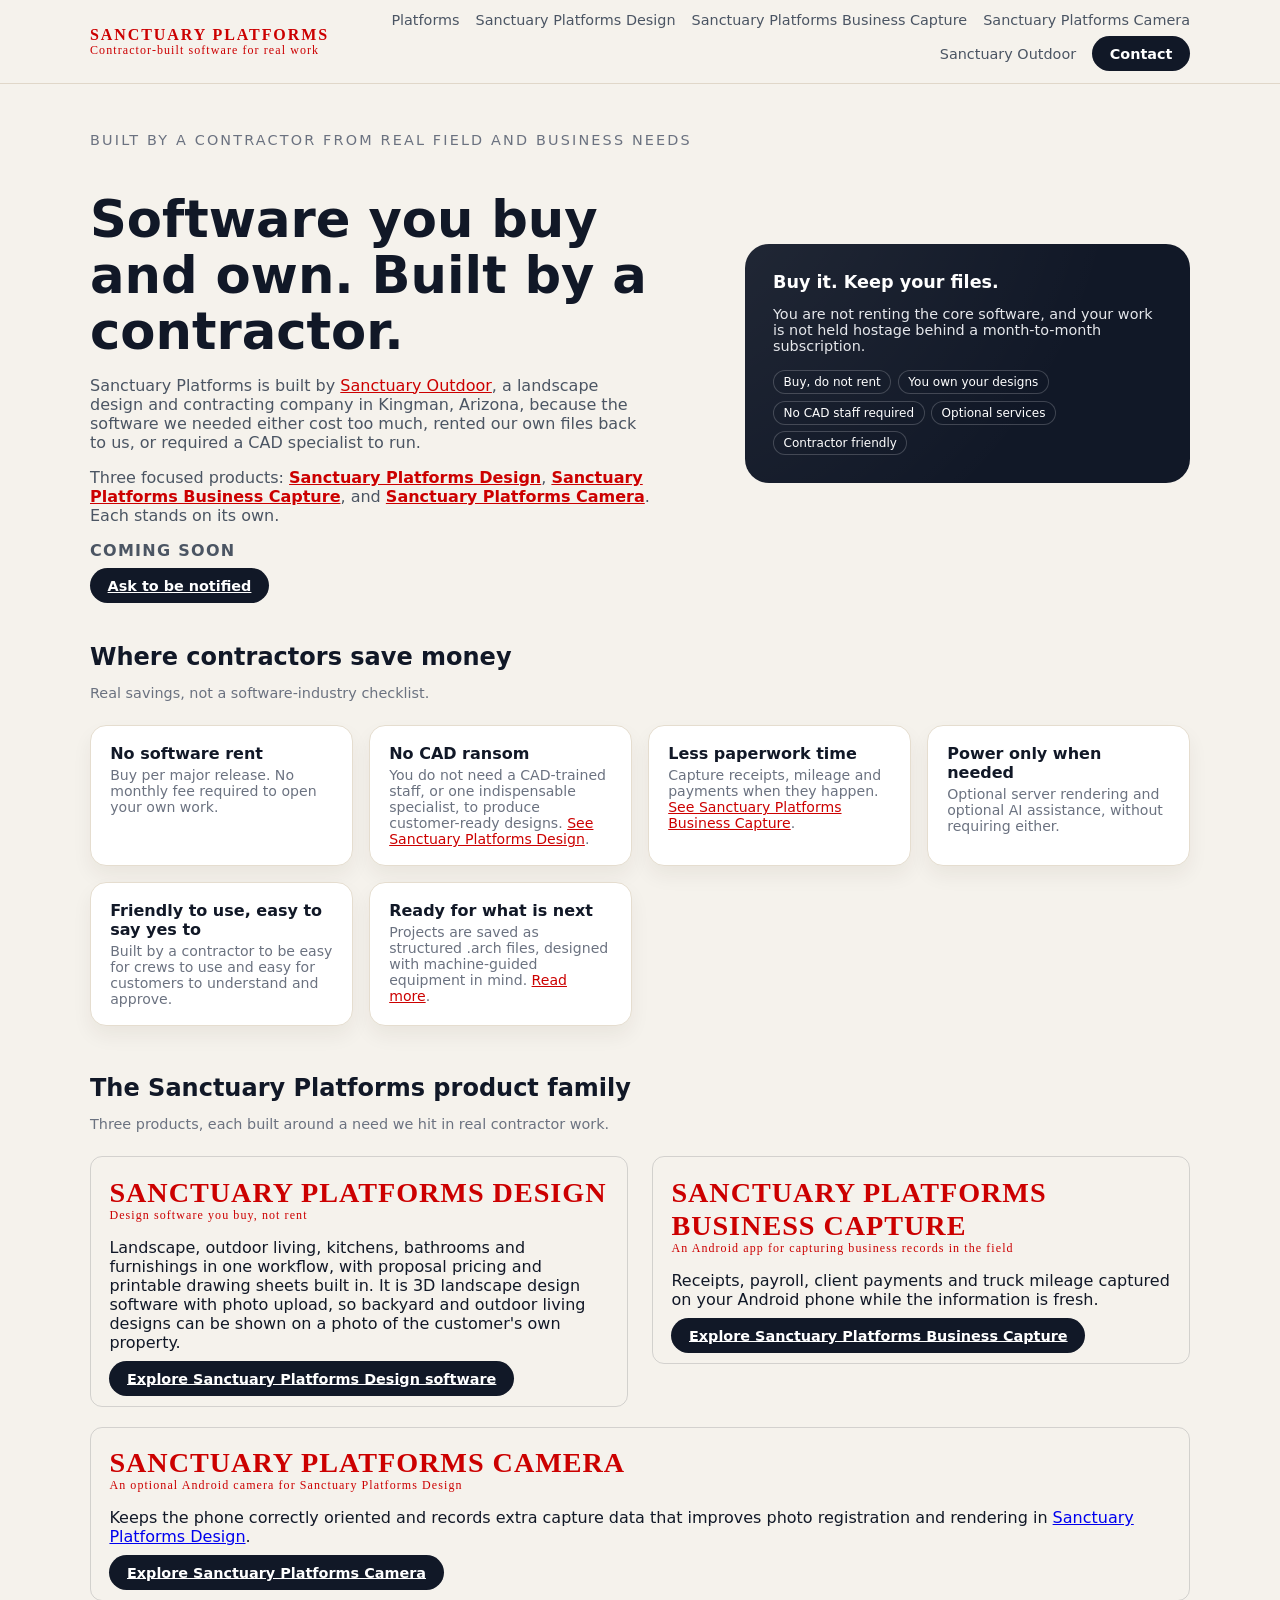
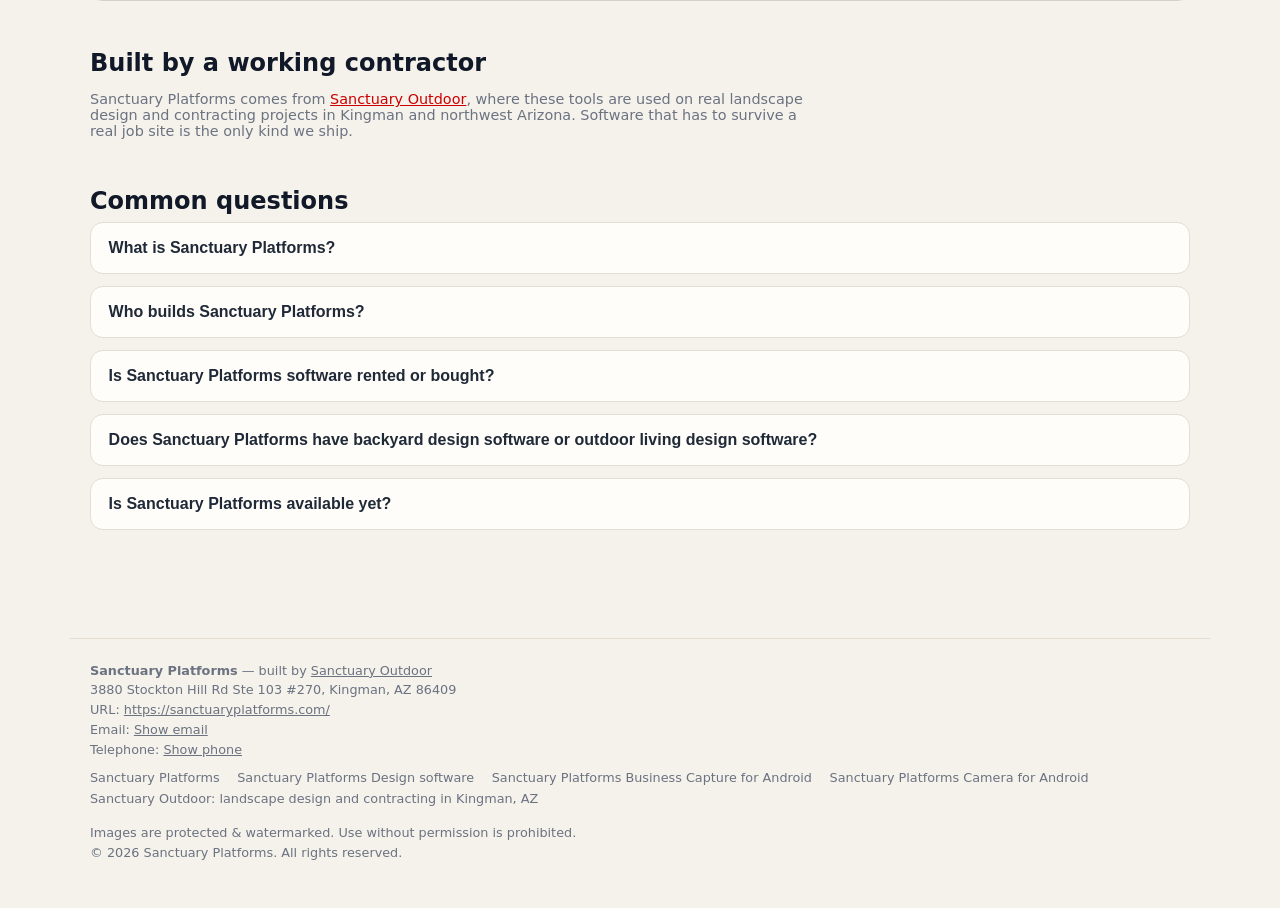
<file: index.html>
<!doctype html>
<html lang="en">
<head>
  <meta charset="utf-8">
  <meta name="viewport" content="width=device-width, initial-scale=1">
  <title>Sanctuary Platforms | 3D Landscape Design Software and Contractor Apps You Own</title>
  <meta name="description" content="Contractor-built 3D landscape design software with photo upload, plus Business Capture and Camera apps. You buy it and own it. Built by Sanctuary Outdoor.">
  <meta name="robots" content="index, follow, max-image-preview:large">
  <link rel="canonical" href="https://sanctuaryplatforms.com/">
  <meta property="og:type" content="website">
  <meta property="og:site_name" content="Sanctuary Platforms">
  <meta property="og:title" content="Sanctuary Platforms | 3D Landscape Design Software and Contractor Apps You Own">
  <meta property="og:description" content="Contractor-built 3D landscape design software with photo upload, plus Business Capture and Camera apps. You buy it and own it. Built by Sanctuary Outdoor.">
  <meta property="og:url" content="https://sanctuaryplatforms.com/">
  <meta name="twitter:card" content="summary_large_image">
  <meta name="twitter:title" content="Sanctuary Platforms | 3D Landscape Design Software and Contractor Apps You Own">
  <meta name="twitter:description" content="Contractor-built 3D landscape design software with photo upload, plus Business Capture and Camera apps. You buy it and own it. Built by Sanctuary Outdoor.">
  <link rel="stylesheet" href="/assets/css/site.css">
  <link rel="stylesheet" href="/assets/css/systems.css">
  <script type="application/ld+json">
{
  "@context": "https://schema.org",
  "@graph": [
    {
      "@type": "Organization",
      "@id": "https://sanctuaryplatforms.com/#organization",
      "name": "Sanctuary Platforms",
      "url": "https://sanctuaryplatforms.com/",
      "address": {
        "@type": "PostalAddress",
        "streetAddress": "3880 Stockton Hill Rd Ste 103 #270",
        "addressLocality": "Kingman",
        "addressRegion": "AZ",
        "postalCode": "86409",
        "addressCountry": "US"
      }
    },
    {
      "@type": "WebSite",
      "@id": "https://sanctuaryplatforms.com/#website",
      "url": "https://sanctuaryplatforms.com/",
      "name": "Sanctuary Platforms",
      "alternateName": "sanctuaryplatforms.com",
      "publisher": {
        "@id": "https://sanctuaryplatforms.com/#organization"
      }
    },
    {
      "@type": "FAQPage",
      "mainEntity": [
        {
          "@type": "Question",
          "name": "What is Sanctuary Platforms?",
          "acceptedAnswer": {
            "@type": "Answer",
            "text": "Sanctuary Platforms is a family of three contractor-built software products: Sanctuary Platforms Design for design, Sanctuary Platforms Business Capture for field business records, and Sanctuary Platforms Camera for site photos. Each stands on its own."
          }
        },
        {
          "@type": "Question",
          "name": "Who builds Sanctuary Platforms?",
          "acceptedAnswer": {
            "@type": "Answer",
            "text": "Sanctuary Outdoor, a landscape design and contracting company in Kingman, Arizona, builds Sanctuary Platforms and uses these tools on real projects."
          }
        },
        {
          "@type": "Question",
          "name": "Is Sanctuary Platforms software rented or bought?",
          "acceptedAnswer": {
            "@type": "Answer",
            "text": "The core software is built to be bought, not rented, so your files are not held behind a monthly subscription. Optional services are optional."
          }
        },
        {
          "@type": "Question",
          "name": "Does Sanctuary Platforms have backyard design software or outdoor living design software?",
          "acceptedAnswer": {
            "@type": "Answer",
            "text": "Yes. Sanctuary Platforms Design is photo landscape design software for backyard and outdoor living projects, with 3D renders, proposal pricing and printable drawing sheets built in. It is coming soon."
          }
        },
        {
          "@type": "Question",
          "name": "Is Sanctuary Platforms available yet?",
          "acceptedAnswer": {
            "@type": "Answer",
            "text": "Sanctuary Platforms is coming soon. Use the contact link to ask to be notified."
          }
        }
      ]
    }
  ]
}
  </script>
</head>
<body>
<a class="skip-link" href="#main">Skip to main content</a>
<header>
  <div class="nav">
    <a class="logo-wrap" href="/" aria-label="Sanctuary Platforms home">
      <div class="logo-main">SANCTUARY PLATFORMS</div>
      <div class="logo-sub">Contractor-built software for real work</div>
    </a>
    <nav aria-label="Primary">
      <a href="/">Platforms</a>
      <a href="/design/">Sanctuary Platforms Design</a>
      <a href="/capture/">Sanctuary Platforms Business Capture</a>
      <a href="/camera/">Sanctuary Platforms Camera</a>
      <a href="https://sanctuaryoutdoor.com/">Sanctuary Outdoor</a>
      <a class="btn-primary cg-mail" href="#" data-e="moc.roodtuOyrautcnaS|miJ" data-subject="Sanctuary Platforms inquiry">Contact</a>
    </nav>
  </div>
</header>
<main id="main">
  <section class="hero">
    <div>
      <div class="hero-highlight">Built by a contractor from real field and business needs</div>
      <h1>Software you buy and own. Built by a contractor.</h1>
      <p>
        Sanctuary Platforms is built by <a href="https://sanctuaryoutdoor.com/">Sanctuary Outdoor</a>, a landscape design
        and contracting company in Kingman, Arizona, because the software we needed either cost too much, rented our own
        files back to us, or required a CAD specialist to run.
      </p>
      <p>
        Three focused products: <a href="/design/"><strong>Sanctuary Platforms Design</strong></a>,
        <a href="/capture/"><strong>Sanctuary Platforms Business Capture</strong></a>, and
        <a href="/camera/"><strong>Sanctuary Platforms Camera</strong></a>. Each stands on its own.
      </p>
      <p class="coming-soon">Coming Soon</p>
      <a class="btn-primary cg-mail" href="#" data-e="moc.roodtuOyrautcnaS|miJ" data-subject="Sanctuary Platforms inquiry">Ask to be notified<span style="position:absolute;width:1px;height:1px;margin:-1px;padding:0;overflow:hidden;clip:rect(0,0,0,0);white-space:nowrap;border:0;"> when Sanctuary Platforms is available</span></a>
    </div>
    <div class="hero-card">
      <h2>Buy it. Keep your files.</h2>
      <p>
        You are not renting the core software, and your work is not held hostage behind a month-to-month subscription.
      </p>
      <div class="chip-row">
        <div class="chip">Buy, do not rent</div>
        <div class="chip">You own your designs</div>
        <div class="chip">No CAD staff required</div>
        <div class="chip">Optional services</div>
        <div class="chip">Contractor friendly</div>
      </div>
    </div>
  </section>

  <section>
    <h2 class="section-title">Where contractors save money</h2>
    <p class="section-subtitle">Real savings, not a software-industry checklist.</p>
    <div class="services-grid">
      <div class="card"><h3>No software rent</h3><p>Buy per major release. No monthly fee required to open your own work.</p></div>
      <div class="card"><h3>No CAD ransom</h3><p>You do not need a CAD-trained staff, or one indispensable specialist, to produce customer-ready designs. <a href="/design/">See Sanctuary Platforms Design</a>.</p></div>
      <div class="card"><h3>Less paperwork time</h3><p>Capture receipts, mileage and payments when they happen. <a href="/capture/">See Sanctuary Platforms Business Capture</a>.</p></div>
      <div class="card"><h3>Power only when needed</h3><p>Optional server rendering and optional AI assistance, without requiring either.</p></div>
      <div class="card"><h3>Friendly to use, easy to say yes to</h3><p>Built by a contractor to be easy for crews to use and easy for customers to understand and approve.</p></div>
      <div class="card"><h3>Ready for what is next</h3><p>Projects are saved as structured .arch files, designed with machine-guided equipment in mind. <a href="/design/">Read more</a>.</p></div>
    </div>
  </section>

  <section>
    <h2 class="section-title">The Sanctuary Platforms product family</h2>
    <p class="section-subtitle">Three products, each built around a need we hit in real contractor work.</p>
    <div class="two-col">
      <div class="plain-card">
        <div class="product-mark logo-wrap">
          <div class="logo-main">SANCTUARY PLATFORMS DESIGN</div>
          <div class="logo-sub">Design software you buy, not rent</div>
        </div>
        <p>Landscape, outdoor living, kitchens, bathrooms and furnishings in one workflow, with proposal pricing and printable drawing sheets built in. It is 3D landscape design software with photo upload, so backyard and outdoor living designs can be shown on a photo of the customer's own property.</p>
        <a class="btn-primary" href="/design/">Explore Sanctuary Platforms Design software</a>
      </div>
      <div class="plain-card">
        <div class="product-mark logo-wrap">
          <div class="logo-main">SANCTUARY PLATFORMS BUSINESS CAPTURE</div>
          <div class="logo-sub">An Android app for capturing business records in the field</div>
        </div>
        <p>Receipts, payroll, client payments and truck mileage captured on your Android phone while the information is fresh.</p>
        <a class="btn-primary" href="/capture/">Explore Sanctuary Platforms Business Capture</a>
      </div>
    </div>
    <div class="plain-card" style="margin-top:1.25rem;">
      <div class="product-mark logo-wrap">
        <div class="logo-main">SANCTUARY PLATFORMS CAMERA</div>
        <div class="logo-sub">An optional Android camera for Sanctuary Platforms Design</div>
      </div>
      <p>Keeps the phone correctly oriented and records extra capture data that improves photo registration and rendering in <a href="/design/">Sanctuary Platforms Design</a>.</p>
      <a class="btn-primary" href="/camera/">Explore Sanctuary Platforms Camera</a>
    </div>
  </section>

  <section>
    <h2 class="section-title">Built by a working contractor</h2>
    <p class="section-subtitle">
      Sanctuary Platforms comes from <a href="https://sanctuaryoutdoor.com/">Sanctuary Outdoor</a>, where these tools are
      used on real landscape design and contracting projects in Kingman and northwest Arizona.
      Software that has to survive a real job site is the only kind we ship.
    </p>
  </section>
  <section class="faq" id="faq">
    <h2 class="section-title">Common questions</h2>
    <div class="accordion-item">
      <button class="accordion-header" type="button" aria-expanded="false">
        <div class="accordion-header-text">
          <span class="accordion-title">What is Sanctuary Platforms?</span>
        </div>
      </button>
      <div class="accordion-content">
        <p>Sanctuary Platforms is a family of three contractor-built software products: <a href="/design/">Sanctuary Platforms Design</a> for design, <a href="/capture/">Sanctuary Platforms Business Capture</a> for field business records, and <a href="/camera/">Sanctuary Platforms Camera</a> for site photos. Each stands on its own.</p>
      </div>
    </div>
    <div class="accordion-item">
      <button class="accordion-header" type="button" aria-expanded="false">
        <div class="accordion-header-text">
          <span class="accordion-title">Who builds Sanctuary Platforms?</span>
        </div>
      </button>
      <div class="accordion-content">
        <p><a href="https://sanctuaryoutdoor.com/">Sanctuary Outdoor</a>, a landscape design and contracting company in Kingman, Arizona, builds Sanctuary Platforms and uses these tools on real projects.</p>
      </div>
    </div>
    <div class="accordion-item">
      <button class="accordion-header" type="button" aria-expanded="false">
        <div class="accordion-header-text">
          <span class="accordion-title">Is Sanctuary Platforms software rented or bought?</span>
        </div>
      </button>
      <div class="accordion-content">
        <p>The core software is built to be bought, not rented, so your files are not held behind a monthly subscription. Optional services are optional.</p>
      </div>
    </div>
    <div class="accordion-item">
      <button class="accordion-header" type="button" aria-expanded="false">
        <div class="accordion-header-text">
          <span class="accordion-title">Does Sanctuary Platforms have backyard design software or outdoor living design software?</span>
        </div>
      </button>
      <div class="accordion-content">
        <p>Yes. Sanctuary Platforms Design is photo landscape design software for backyard and outdoor living projects, with 3D renders, proposal pricing and printable drawing sheets built in. It is coming soon.</p>
      </div>
    </div>
    <div class="accordion-item">
      <button class="accordion-header" type="button" aria-expanded="false">
        <div class="accordion-header-text">
          <span class="accordion-title">Is Sanctuary Platforms available yet?</span>
        </div>
      </button>
      <div class="accordion-content">
        <p>Sanctuary Platforms is coming soon. Use the contact link to ask to be notified.</p>
      </div>
    </div>
  </section>
</main>
<footer>
  <div><strong>Sanctuary Platforms</strong> &mdash; built by <a href="https://sanctuaryoutdoor.com/">Sanctuary Outdoor</a></div>
  <div style="margin-top:0.3rem;">3880 Stockton Hill Rd Ste 103 #270, Kingman, AZ 86409</div>
  <div style="margin-top:0.3rem;">URL: <a href="https://sanctuaryplatforms.com/">https://sanctuaryplatforms.com/</a></div>
  <div style="margin-top:0.3rem;">Email: <a class="cg-mail-show" href="#" data-e="moc.roodtuOyrautcnaS|miJ">Show email</a></div>
  <div style="margin-top:0.3rem;">Telephone: <a class="cg-tel-show" href="#" data-t="6200519084">Show phone</a></div>
  <nav class="footer-links" aria-label="Footer">
    <a href="/">Sanctuary Platforms</a>
    <a href="/design/">Sanctuary Platforms Design software</a>
    <a href="/capture/">Sanctuary Platforms Business Capture for Android</a>
    <a href="/camera/">Sanctuary Platforms Camera for Android</a>
    <a href="https://sanctuaryoutdoor.com/">Sanctuary Outdoor: landscape design and contracting in Kingman, AZ</a>
  </nav>
  <div class="footer-actions">
    <a class="btn-primary call-mobile cg-tel" href="#" data-t="6200519084">Call Now</a>
    <a class="btn-secondary call-mobile cg-vcard" href="#" data-e="moc.roodtuOyrautcnaS|miJ" data-t="6200519084">Save Contact</a>
  </div>
  <div style="margin-top:0.6rem;">Images are protected &amp; watermarked. Use without permission is prohibited.</div>
  <div style="margin-top:0.3rem;">&copy; <span id="year"></span> Sanctuary Platforms. All rights reserved.</div>
</footer>
<script>
  const yearEl = document.getElementById("year");
  if (yearEl) yearEl.textContent = new Date().getFullYear();
</script>
  <script src="/assets/js/accordiononeopen.js"></script>
  <script src="/assets/js/contactguard.js"></script>
</body>
</html>
</file>
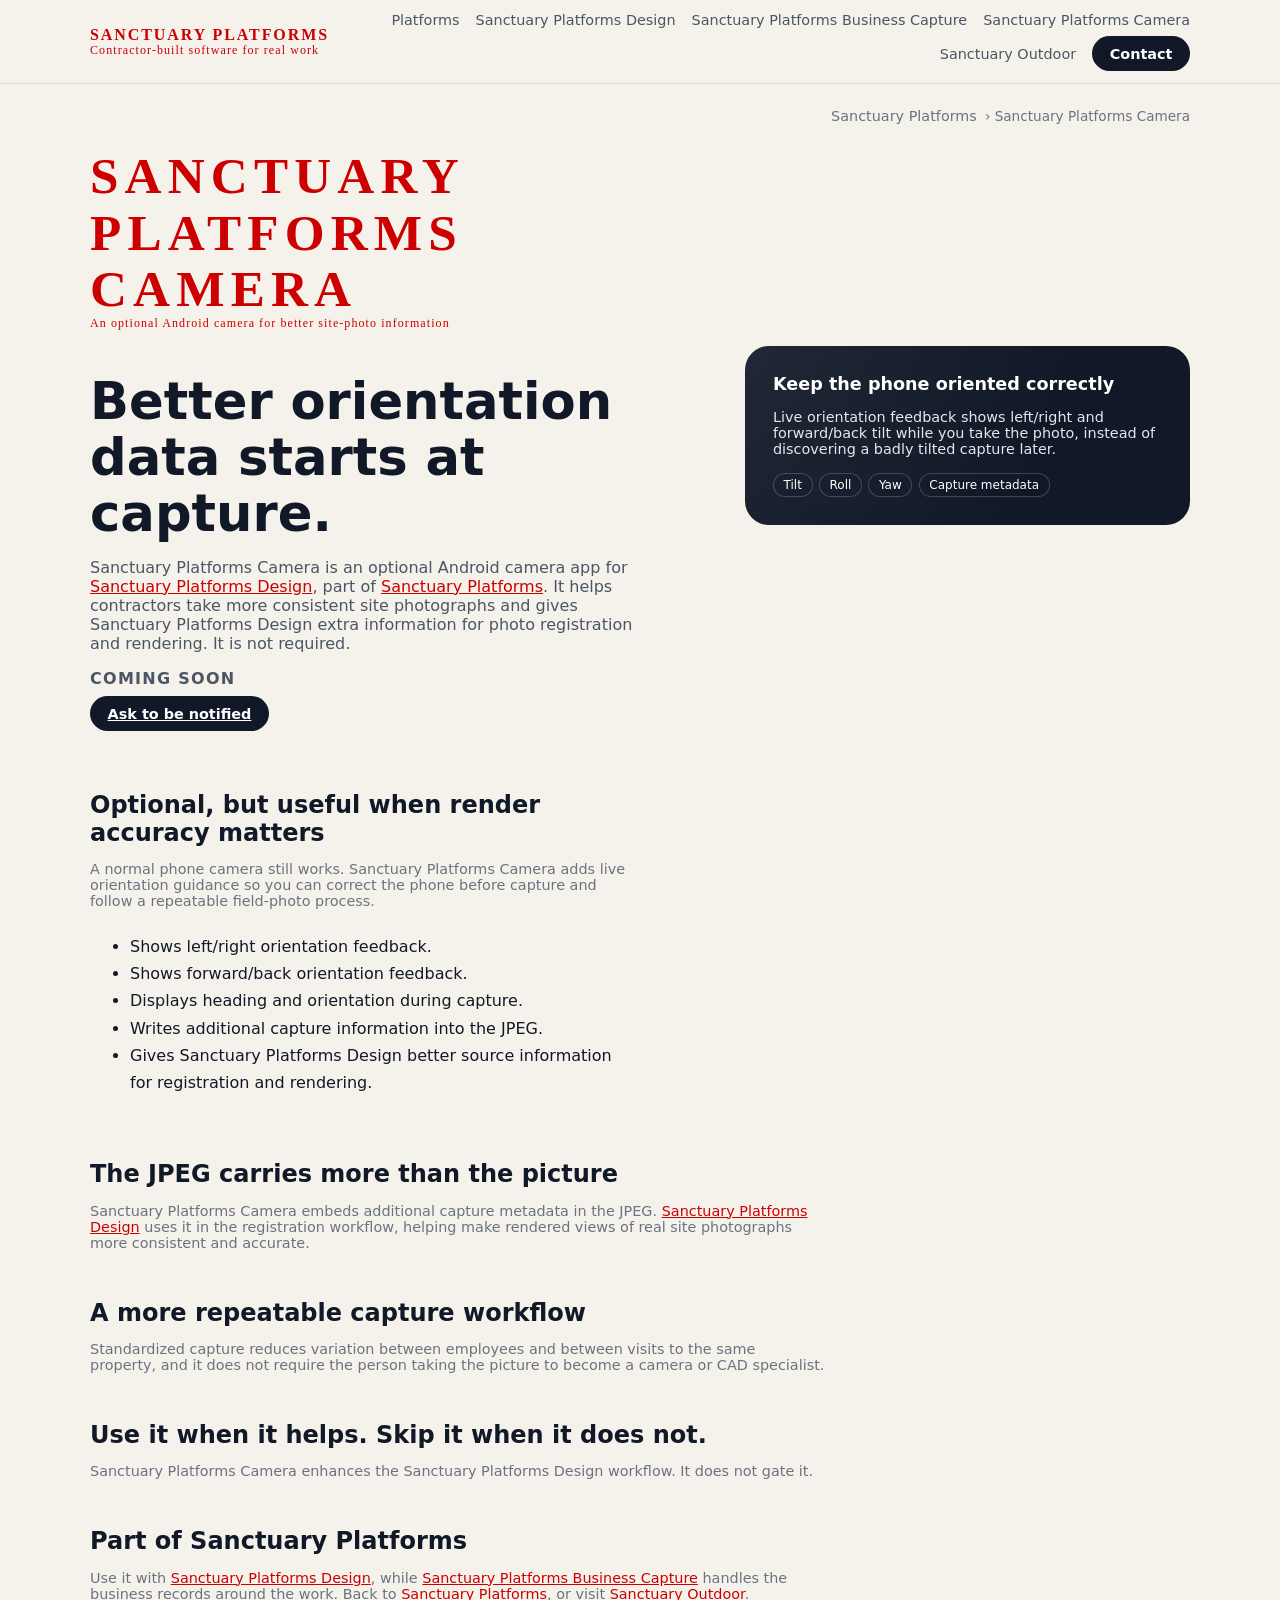
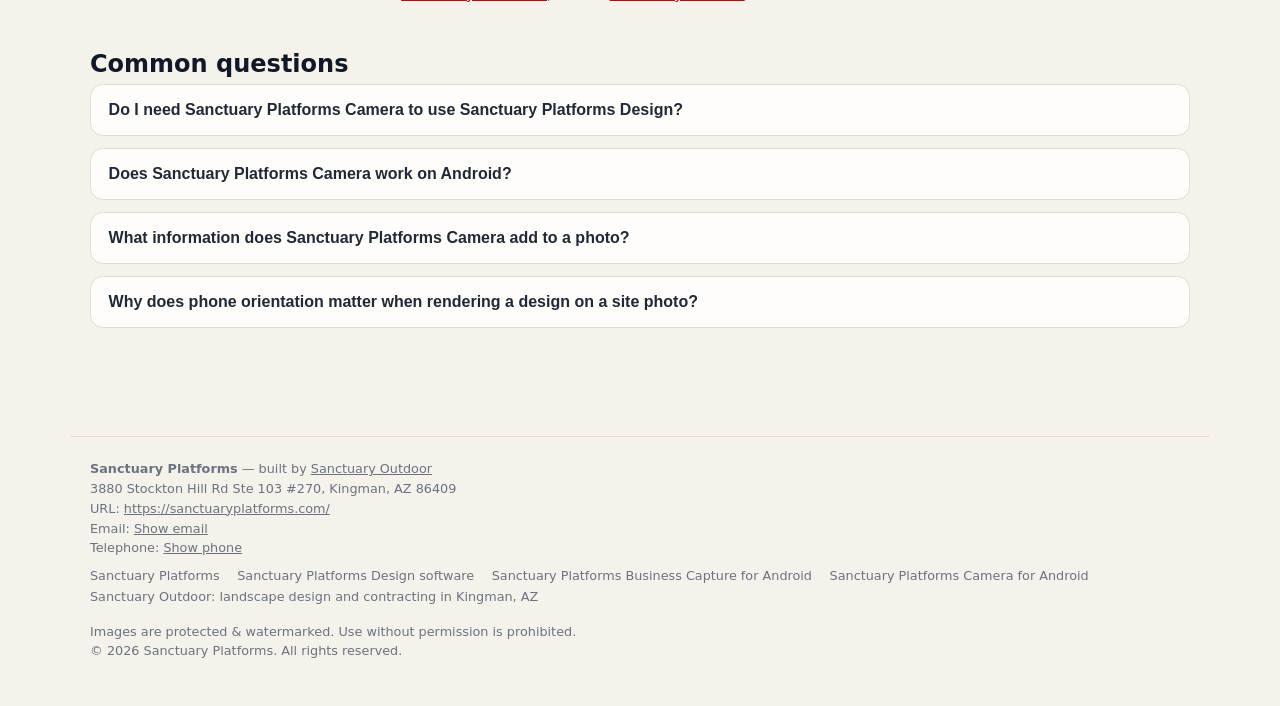
<file: camera/index.html>
<!doctype html>
<html lang="en">
<head>
  <meta charset="utf-8">
  <meta name="viewport" content="width=device-width, initial-scale=1">
  <title>Sanctuary Platforms Camera | Android Site Photo Capture for Design</title>
  <meta name="description" content="Android camera app that keeps your phone oriented for site photos and writes capture metadata into the JPEG to improve rendering in Sanctuary Platforms Design.">
  <meta name="robots" content="index, follow, max-image-preview:large">
  <link rel="canonical" href="https://sanctuaryplatforms.com/camera/">
  <meta property="og:type" content="website">
  <meta property="og:site_name" content="Sanctuary Platforms">
  <meta property="og:title" content="Sanctuary Platforms Camera">
  <meta property="og:description" content="Android camera app that keeps your phone oriented for site photos and writes capture metadata into the JPEG to improve rendering in Sanctuary Platforms Design.">
  <meta property="og:url" content="https://sanctuaryplatforms.com/camera/">
  <meta name="twitter:card" content="summary_large_image">
  <link rel="stylesheet" href="/assets/css/site.css">
  <link rel="stylesheet" href="/assets/css/systems.css">
  <script type="application/ld+json">
{
  "@context": "https://schema.org",
  "@graph": [
    {
      "@type": "Organization",
      "@id": "https://sanctuaryplatforms.com/#organization",
      "name": "Sanctuary Platforms",
      "url": "https://sanctuaryplatforms.com/",
      "address": {
        "@type": "PostalAddress",
        "streetAddress": "3880 Stockton Hill Rd Ste 103 #270",
        "addressLocality": "Kingman",
        "addressRegion": "AZ",
        "postalCode": "86409",
        "addressCountry": "US"
      }
    },
    {
      "@type": "SoftwareApplication",
      "name": "Sanctuary Platforms Camera",
      "applicationCategory": "PhotographyApplication",
      "operatingSystem": "Android",
      "description": "Optional Android site-photo capture app that records orientation metadata for Sanctuary Platforms Design.",
      "url": "https://sanctuaryplatforms.com/camera/",
      "publisher": {
        "@id": "https://sanctuaryplatforms.com/#organization"
      }
    },
    {
      "@type": "BreadcrumbList",
      "itemListElement": [
        {
          "@type": "ListItem",
          "position": 1,
          "name": "Sanctuary Platforms",
          "item": "https://sanctuaryplatforms.com/"
        },
        {
          "@type": "ListItem",
          "position": 2,
          "name": "Sanctuary Platforms Camera",
          "item": "https://sanctuaryplatforms.com/camera/"
        }
      ]
    },
    {
      "@type": "FAQPage",
      "mainEntity": [
        {
          "@type": "Question",
          "name": "Do I need Sanctuary Platforms Camera to use Sanctuary Platforms Design?",
          "acceptedAnswer": {
            "@type": "Answer",
            "text": "No. A normal phone camera still works with Sanctuary Platforms Design. Sanctuary Platforms Camera is an optional enhancement."
          }
        },
        {
          "@type": "Question",
          "name": "Does Sanctuary Platforms Camera work on Android?",
          "acceptedAnswer": {
            "@type": "Answer",
            "text": "Yes. It is written for Android phones."
          }
        },
        {
          "@type": "Question",
          "name": "What information does Sanctuary Platforms Camera add to a photo?",
          "acceptedAnswer": {
            "@type": "Answer",
            "text": "It shows left/right and forward/back tilt and heading while you shoot, and it writes additional capture information into the JPEG."
          }
        },
        {
          "@type": "Question",
          "name": "Why does phone orientation matter when rendering a design on a site photo?",
          "acceptedAnswer": {
            "@type": "Answer",
            "text": "Sanctuary Platforms Design aligns a rendered plan with a real site photograph. Knowing how the phone was oriented gives that registration step better starting information."
          }
        }
      ]
    }
  ]
}
  </script>
</head>
<body>
<a class="skip-link" href="#main">Skip to main content</a>
<header>
  <div class="nav">
    <a class="logo-wrap" href="/" aria-label="Sanctuary Platforms home">
      <div class="logo-main">SANCTUARY PLATFORMS</div>
      <div class="logo-sub">Contractor-built software for real work</div>
    </a>
    <nav aria-label="Primary">
      <a href="/">Platforms</a>
      <a href="/design/">Sanctuary Platforms Design</a>
      <a href="/capture/">Sanctuary Platforms Business Capture</a>
      <a href="/camera/">Sanctuary Platforms Camera</a>
      <a href="https://sanctuaryoutdoor.com/">Sanctuary Outdoor</a>
      <a class="btn-primary cg-mail" href="#" data-e="moc.roodtuOyrautcnaS|miJ" data-subject="Sanctuary Platforms inquiry">Contact</a>
    </nav>
  </div>
</header>
<main id="main">
  <nav class="breadcrumb" aria-label="Breadcrumb"><a href="/">Sanctuary Platforms</a> &rsaquo; Sanctuary Platforms Camera</nav>
  <section class="hero">
    <div>
      <div class="product-mark logo-wrap">
        <div class="logo-main">SANCTUARY PLATFORMS CAMERA</div>
        <div class="logo-sub">An optional Android camera for better site-photo information</div>
      </div>
      <h1>Better orientation data starts at capture.</h1>
      <p>
        Sanctuary Platforms Camera is an optional Android camera app for <a href="/design/">Sanctuary Platforms Design</a>, part of
        <a href="/">Sanctuary Platforms</a>. It helps contractors take more consistent site photographs and gives
        Sanctuary Platforms Design extra information for photo registration and rendering. It is not required.
      </p>
      <p class="coming-soon">Coming Soon</p>
      <a class="btn-primary cg-mail" href="#" data-e="moc.roodtuOyrautcnaS|miJ" data-subject="Sanctuary Platforms inquiry">Ask to be notified</a>
    </div>
    <div class="hero-card">
      <h2>Keep the phone oriented correctly</h2>
      <p>
        Live orientation feedback shows left/right and forward/back tilt while you take the photo, instead of
        discovering a badly tilted capture later.
      </p>
      <div class="chip-row">
        <div class="chip">Tilt</div>
        <div class="chip">Roll</div>
        <div class="chip">Yaw</div>
        <div class="chip">Capture metadata</div>
      </div>
    </div>
  </section>

  <section class="two-col">
    <div>
      <h2 class="section-title">Optional, but useful when render accuracy matters</h2>
      <p class="section-subtitle">
        A normal phone camera still works. Sanctuary Platforms Camera adds live orientation guidance so you can correct the
        phone before capture and follow a repeatable field-photo process.
      </p>
      <ul class="feature-list">
        <li>Shows left/right orientation feedback.</li>
        <li>Shows forward/back orientation feedback.</li>
        <li>Displays heading and orientation during capture.</li>
        <li>Writes additional capture information into the JPEG.</li>
        <li>Gives Sanctuary Platforms Design better source information for registration and rendering.</li>
      </ul>
    </div>
    <div>
      <picture>
        <source srcset="/projects/1200dpi/img3/001.jpg" media="(min-width: 1081px)">
        <img class="site-shot" loading="lazy" decoding="async" width="600" height="277" src="/projects/600dpi/img3/001.jpg"
             alt="Sanctuary Platforms Camera capture screen displaying tilt, roll, yaw, calibration and capture controls">
      </picture>
    </div>
  </section>

  <section>
    <h2 class="section-title">The JPEG carries more than the picture</h2>
    <p class="section-subtitle">
      Sanctuary Platforms Camera embeds additional capture metadata in the JPEG. <a href="/design/">Sanctuary Platforms Design</a> uses it
      in the registration workflow, helping make rendered views of real site photographs more consistent and accurate.
    </p>
  </section>

  <section>
    <h2 class="section-title">A more repeatable capture workflow</h2>
    <p class="section-subtitle">
      Standardized capture reduces variation between employees and between visits to the same property, and it does
      not require the person taking the picture to become a camera or CAD specialist.
    </p>
  </section>

  <section>
    <h2 class="section-title">Use it when it helps. Skip it when it does not.</h2>
    <p class="section-subtitle">
      Sanctuary Platforms Camera enhances the Sanctuary Platforms Design workflow. It does not gate it.
    </p>
  </section>

  <section>
    <h2 class="section-title">Part of Sanctuary Platforms</h2>
    <p class="section-subtitle">
      Use it with <a href="/design/">Sanctuary Platforms Design</a>, while
      <a href="/capture/">Sanctuary Platforms Business Capture</a> handles the business records around the work.
      Back to <a href="/">Sanctuary Platforms</a>, or visit <a href="https://sanctuaryoutdoor.com/">Sanctuary Outdoor</a>.
    </p>
  </section>
  <section class="faq" id="faq">
    <h2 class="section-title">Common questions</h2>
    <div class="accordion-item">
      <button class="accordion-header" type="button" aria-expanded="false">
        <div class="accordion-header-text">
          <span class="accordion-title">Do I need Sanctuary Platforms Camera to use Sanctuary Platforms Design?</span>
        </div>
      </button>
      <div class="accordion-content">
        <p>No. A normal phone camera still works with <a href="/design/">Sanctuary Platforms Design</a>. Sanctuary Platforms Camera is an optional enhancement.</p>
      </div>
    </div>
    <div class="accordion-item">
      <button class="accordion-header" type="button" aria-expanded="false">
        <div class="accordion-header-text">
          <span class="accordion-title">Does Sanctuary Platforms Camera work on Android?</span>
        </div>
      </button>
      <div class="accordion-content">
        <p>Yes. It is written for Android phones.</p>
      </div>
    </div>
    <div class="accordion-item">
      <button class="accordion-header" type="button" aria-expanded="false">
        <div class="accordion-header-text">
          <span class="accordion-title">What information does Sanctuary Platforms Camera add to a photo?</span>
        </div>
      </button>
      <div class="accordion-content">
        <p>It shows left/right and forward/back tilt and heading while you shoot, and it writes additional capture information into the JPEG.</p>
      </div>
    </div>
    <div class="accordion-item">
      <button class="accordion-header" type="button" aria-expanded="false">
        <div class="accordion-header-text">
          <span class="accordion-title">Why does phone orientation matter when rendering a design on a site photo?</span>
        </div>
      </button>
      <div class="accordion-content">
        <p>Sanctuary Platforms Design aligns a rendered plan with a real site photograph. Knowing how the phone was oriented gives that registration step better starting information.</p>
      </div>
    </div>
  </section>
</main>
<footer>
  <div><strong>Sanctuary Platforms</strong> &mdash; built by <a href="https://sanctuaryoutdoor.com/">Sanctuary Outdoor</a></div>
  <div style="margin-top:0.3rem;">3880 Stockton Hill Rd Ste 103 #270, Kingman, AZ 86409</div>
  <div style="margin-top:0.3rem;">URL: <a href="https://sanctuaryplatforms.com/">https://sanctuaryplatforms.com/</a></div>
  <div style="margin-top:0.3rem;">Email: <a class="cg-mail-show" href="#" data-e="moc.roodtuOyrautcnaS|miJ">Show email</a></div>
  <div style="margin-top:0.3rem;">Telephone: <a class="cg-tel-show" href="#" data-t="6200519084">Show phone</a></div>
  <nav class="footer-links" aria-label="Footer">
    <a href="/">Sanctuary Platforms</a>
    <a href="/design/">Sanctuary Platforms Design software</a>
    <a href="/capture/">Sanctuary Platforms Business Capture for Android</a>
    <a href="/camera/">Sanctuary Platforms Camera for Android</a>
    <a href="https://sanctuaryoutdoor.com/">Sanctuary Outdoor: landscape design and contracting in Kingman, AZ</a>
  </nav>
  <div class="footer-actions">
    <a class="btn-primary call-mobile cg-tel" href="#" data-t="6200519084">Call Now</a>
    <a class="btn-secondary call-mobile cg-vcard" href="#" data-e="moc.roodtuOyrautcnaS|miJ" data-t="6200519084">Save Contact</a>
  </div>
  <div style="margin-top:0.6rem;">Images are protected &amp; watermarked. Use without permission is prohibited.</div>
  <div style="margin-top:0.3rem;">&copy; <span id="year"></span> Sanctuary Platforms. All rights reserved.</div>
</footer>
<script>
  const yearEl = document.getElementById("year");
  if (yearEl) yearEl.textContent = new Date().getFullYear();
</script>
  <script src="/assets/js/accordiononeopen.js"></script>
  <script src="/assets/js/contactguard.js"></script>
</body>
</html>
</file>
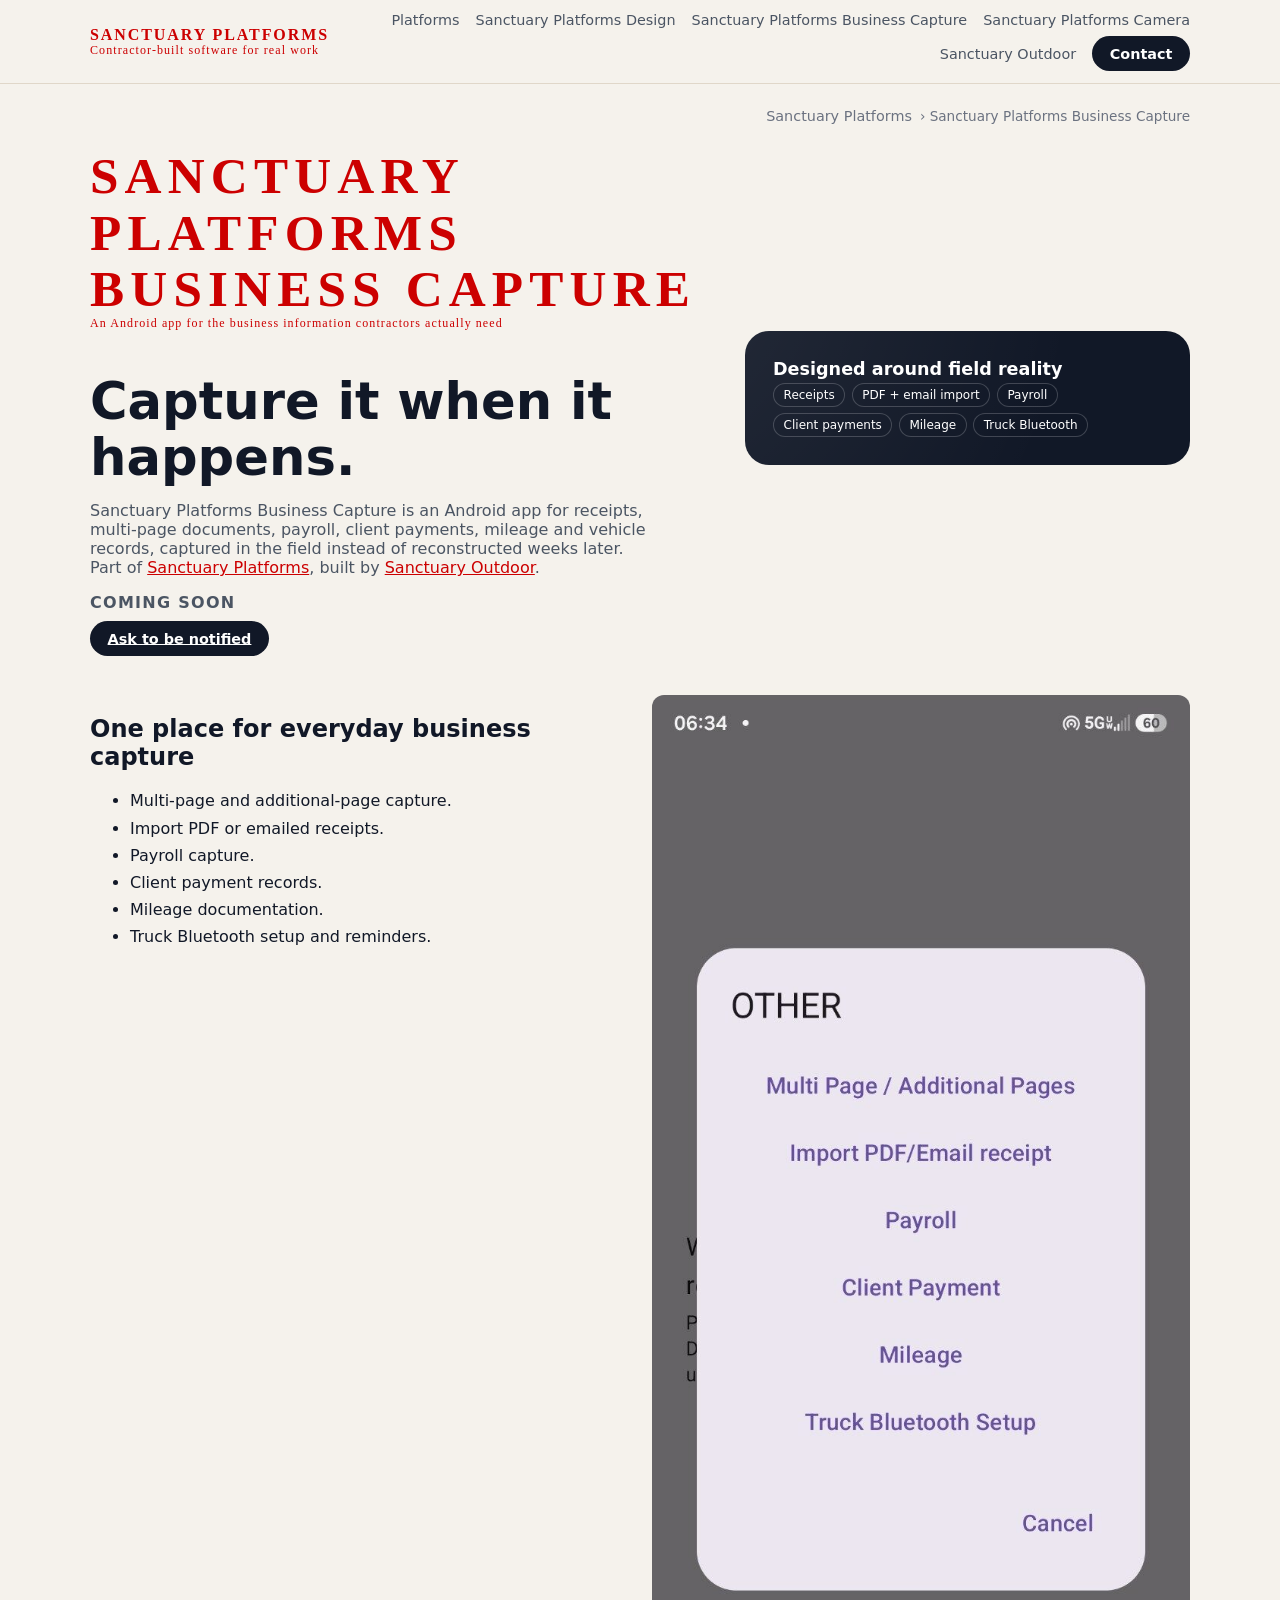
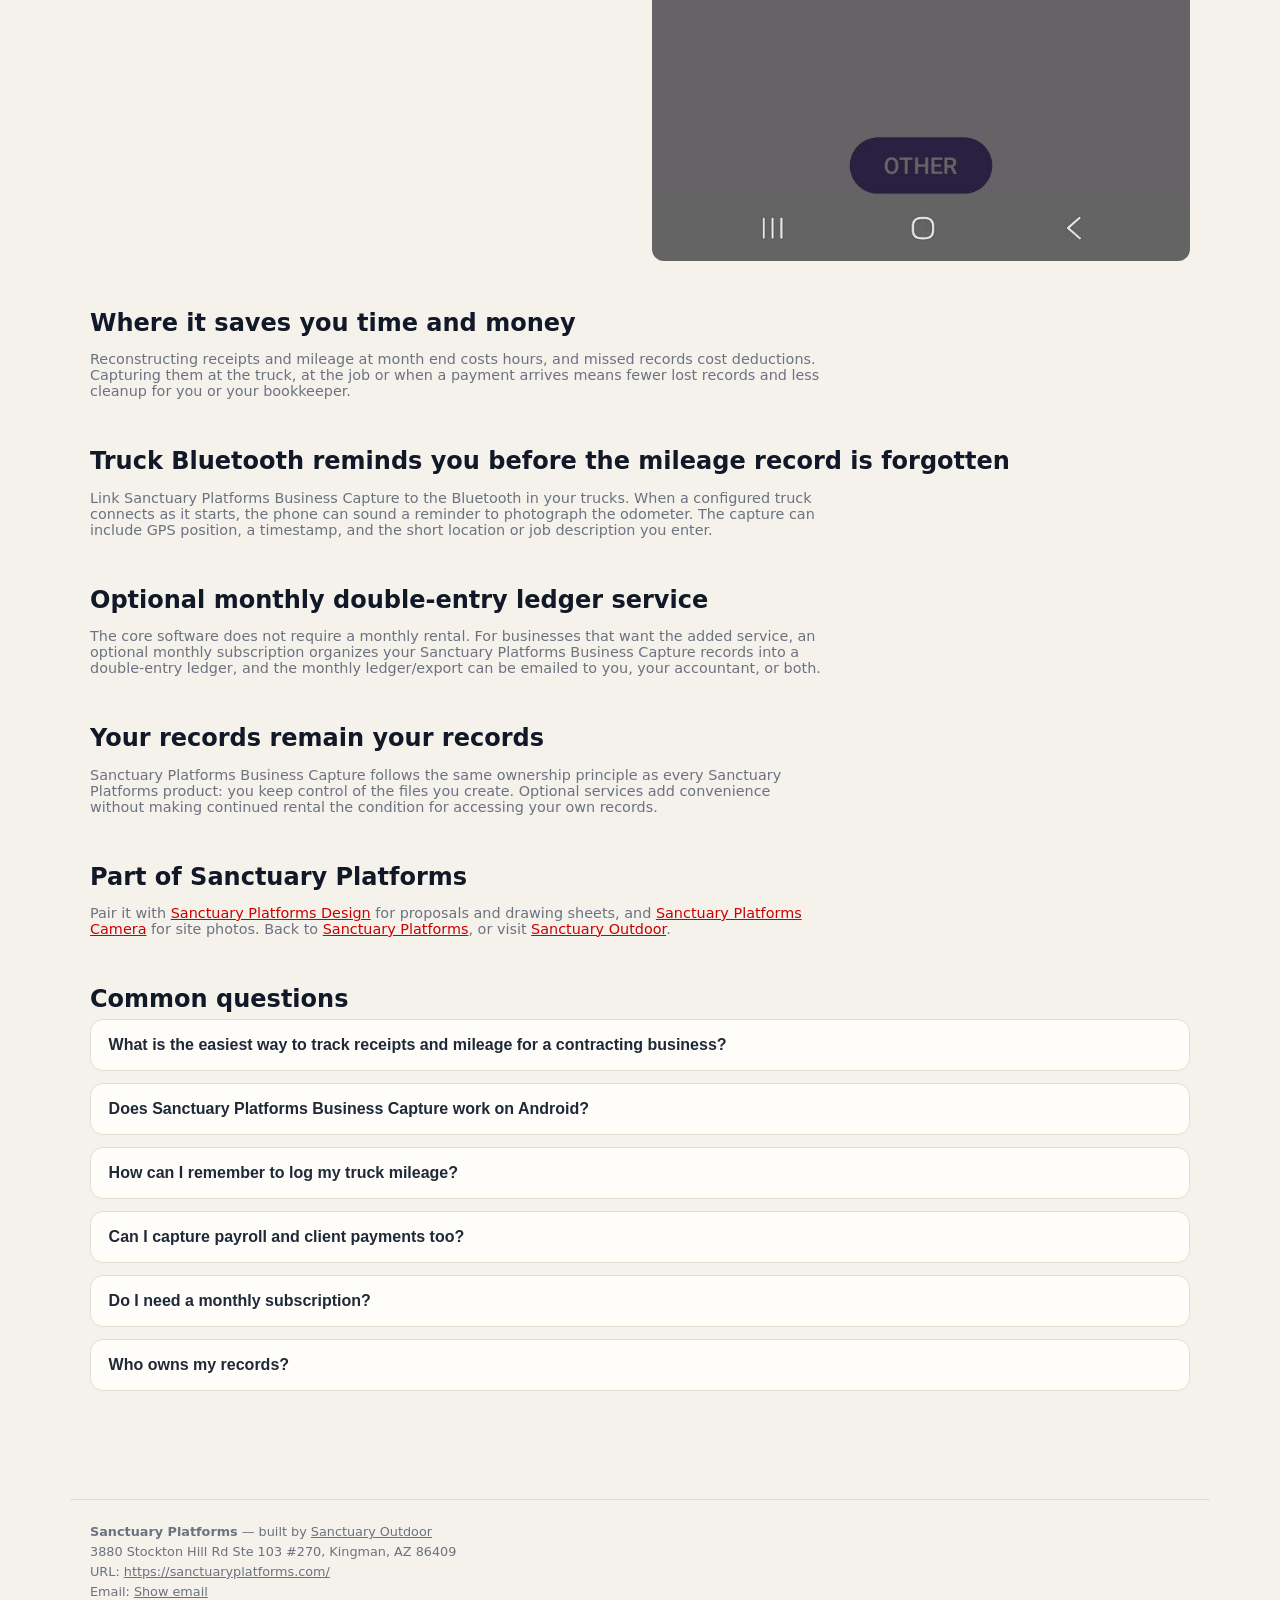
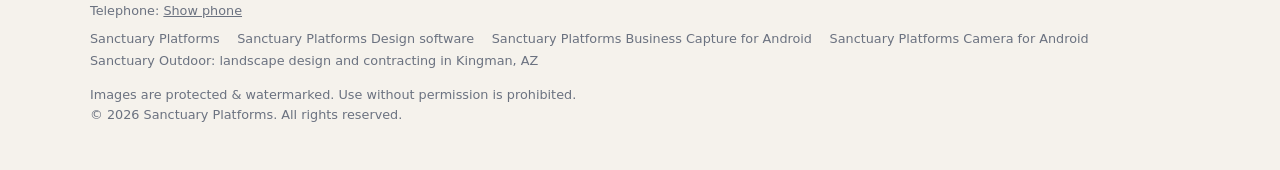
<file: capture/index.html>
<!doctype html>
<html lang="en">
<head>
  <meta charset="utf-8">
  <meta name="viewport" content="width=device-width, initial-scale=1">
  <title>Sanctuary Platforms Business Capture | Android Receipt and Mileage App</title>
  <meta name="description" content="Android app for contractors: capture receipts, multi-page records, payroll, client payments and truck odometer mileage with GPS and timestamps.">
  <meta name="robots" content="index, follow, max-image-preview:large">
  <link rel="canonical" href="https://sanctuaryplatforms.com/capture/">
  <meta property="og:type" content="website">
  <meta property="og:site_name" content="Sanctuary Platforms">
  <meta property="og:title" content="Sanctuary Platforms Business Capture">
  <meta property="og:description" content="Android app for contractors: capture receipts, multi-page records, payroll, client payments and truck odometer mileage with GPS and timestamps.">
  <meta property="og:url" content="https://sanctuaryplatforms.com/capture/">
  <meta name="twitter:card" content="summary_large_image">
  <link rel="stylesheet" href="/assets/css/site.css">
  <link rel="stylesheet" href="/assets/css/systems.css">
  <script type="application/ld+json">
{
  "@context": "https://schema.org",
  "@graph": [
    {
      "@type": "Organization",
      "@id": "https://sanctuaryplatforms.com/#organization",
      "name": "Sanctuary Platforms",
      "url": "https://sanctuaryplatforms.com/",
      "address": {
        "@type": "PostalAddress",
        "streetAddress": "3880 Stockton Hill Rd Ste 103 #270",
        "addressLocality": "Kingman",
        "addressRegion": "AZ",
        "postalCode": "86409",
        "addressCountry": "US"
      }
    },
    {
      "@type": "SoftwareApplication",
      "name": "Sanctuary Platforms Business Capture",
      "applicationCategory": "BusinessApplication",
      "operatingSystem": "Android",
      "description": "Android app for field capture of receipts, payroll, client payments and mileage for contractors.",
      "url": "https://sanctuaryplatforms.com/capture/",
      "publisher": {
        "@id": "https://sanctuaryplatforms.com/#organization"
      }
    },
    {
      "@type": "BreadcrumbList",
      "itemListElement": [
        {
          "@type": "ListItem",
          "position": 1,
          "name": "Sanctuary Platforms",
          "item": "https://sanctuaryplatforms.com/"
        },
        {
          "@type": "ListItem",
          "position": 2,
          "name": "Sanctuary Platforms Business Capture",
          "item": "https://sanctuaryplatforms.com/capture/"
        }
      ]
    },
    {
      "@type": "FAQPage",
      "mainEntity": [
        {
          "@type": "Question",
          "name": "What is the easiest way to track receipts and mileage for a contracting business?",
          "acceptedAnswer": {
            "@type": "Answer",
            "text": "Capture them when they happen. Sanctuary Platforms Business Capture is an Android app for photographing receipts, importing PDF or emailed receipts, and documenting vehicle mileage in the field instead of reconstructing it later."
          }
        },
        {
          "@type": "Question",
          "name": "Does Sanctuary Platforms Business Capture work on Android?",
          "acceptedAnswer": {
            "@type": "Answer",
            "text": "Yes. It is written for Android phones."
          }
        },
        {
          "@type": "Question",
          "name": "How can I remember to log my truck mileage?",
          "acceptedAnswer": {
            "@type": "Answer",
            "text": "Link the app to your truck Bluetooth. When a configured truck connects as it starts, the phone can sound a reminder to photograph the odometer, with GPS position, a timestamp and a short job or location note."
          }
        },
        {
          "@type": "Question",
          "name": "Can I capture payroll and client payments too?",
          "acceptedAnswer": {
            "@type": "Answer",
            "text": "Yes. Payroll capture and client payment records are part of the same app, along with multi-page capture."
          }
        },
        {
          "@type": "Question",
          "name": "Do I need a monthly subscription?",
          "acceptedAnswer": {
            "@type": "Answer",
            "text": "The core software does not require a monthly rental. An optional monthly service can organize your records into a double-entry ledger and email the monthly export to you, your accountant, or both."
          }
        },
        {
          "@type": "Question",
          "name": "Who owns my records?",
          "acceptedAnswer": {
            "@type": "Answer",
            "text": "You do. Optional services add convenience without making continued rental the condition for accessing your own records."
          }
        }
      ]
    }
  ]
}
  </script>
</head>
<body>
<a class="skip-link" href="#main">Skip to main content</a>
<header>
  <div class="nav">
    <a class="logo-wrap" href="/" aria-label="Sanctuary Platforms home">
      <div class="logo-main">SANCTUARY PLATFORMS</div>
      <div class="logo-sub">Contractor-built software for real work</div>
    </a>
    <nav aria-label="Primary">
      <a href="/">Platforms</a>
      <a href="/design/">Sanctuary Platforms Design</a>
      <a href="/capture/">Sanctuary Platforms Business Capture</a>
      <a href="/camera/">Sanctuary Platforms Camera</a>
      <a href="https://sanctuaryoutdoor.com/">Sanctuary Outdoor</a>
      <a class="btn-primary cg-mail" href="#" data-e="moc.roodtuOyrautcnaS|miJ" data-subject="Sanctuary Platforms inquiry">Contact</a>
    </nav>
  </div>
</header>
<main id="main">
  <nav class="breadcrumb" aria-label="Breadcrumb"><a href="/">Sanctuary Platforms</a> &rsaquo; Sanctuary Platforms Business Capture</nav>
  <section class="hero">
    <div>
      <div class="product-mark logo-wrap">
        <div class="logo-main">SANCTUARY PLATFORMS BUSINESS CAPTURE</div>
        <div class="logo-sub">An Android app for the business information contractors actually need</div>
      </div>
      <h1>Capture it when it happens.</h1>
      <p>
        Sanctuary Platforms Business Capture is an Android app for receipts, multi-page documents, payroll, client payments,
        mileage and vehicle records, captured in the field instead of reconstructed weeks later. Part of
        <a href="/">Sanctuary Platforms</a>, built by <a href="https://sanctuaryoutdoor.com/">Sanctuary Outdoor</a>.
      </p>
      <p class="coming-soon">Coming Soon</p>
      <a class="btn-primary cg-mail" href="#" data-e="moc.roodtuOyrautcnaS|miJ" data-subject="Sanctuary Platforms inquiry">Ask to be notified</a>
    </div>
    <div class="hero-card">
      <h2>Designed around field reality</h2>
      <div class="chip-row">
        <div class="chip">Receipts</div>
        <div class="chip">PDF + email import</div>
        <div class="chip">Payroll</div>
        <div class="chip">Client payments</div>
        <div class="chip">Mileage</div>
        <div class="chip">Truck Bluetooth</div>
      </div>
    </div>
  </section>

  <section class="two-col">
    <div>
      <h2 class="section-title">One place for everyday business capture</h2>
      <ul class="feature-list">
        <li>Multi-page and additional-page capture.</li>
        <li>Import PDF or emailed receipts.</li>
        <li>Payroll capture.</li>
        <li>Client payment records.</li>
        <li>Mileage documentation.</li>
        <li>Truck Bluetooth setup and reminders.</li>
      </ul>
    </div>
    <div>
      <picture>
        <source srcset="/projects/1200dpi/img2/001.jpg" media="(min-width: 1081px)">
        <img class="site-shot" loading="lazy" decoding="async" width="600" height="1300" src="/projects/600dpi/img2/001.jpg"
             alt="Sanctuary Platforms Business Capture menu showing multi-page capture, PDF and email receipt import, payroll, client payment, mileage and truck Bluetooth setup">
      </picture>
    </div>
  </section>

  <section>
    <h2 class="section-title">Where it saves you time and money</h2>
    <p class="section-subtitle">
      Reconstructing receipts and mileage at month end costs hours, and missed records cost deductions. Capturing
      them at the truck, at the job or when a payment arrives means fewer lost records and less cleanup for you
      or your bookkeeper.
    </p>
  </section>

  <section>
    <h2 class="section-title">Truck Bluetooth reminds you before the mileage record is forgotten</h2>
    <p class="section-subtitle">
      Link Sanctuary Platforms Business Capture to the Bluetooth in your trucks. When a configured truck connects as it starts,
      the phone can sound a reminder to photograph the odometer. The capture can include GPS position, a timestamp,
      and the short location or job description you enter.
    </p>
  </section>

  <section>
    <h2 class="section-title">Optional monthly double-entry ledger service</h2>
    <p class="section-subtitle">
      The core software does not require a monthly rental. For businesses that want the added service, an optional
      monthly subscription organizes your Sanctuary Platforms Business Capture records into a double-entry ledger, and the
      monthly ledger/export can be emailed to you, your accountant, or both.
    </p>
  </section>

  <section>
    <h2 class="section-title">Your records remain your records</h2>
    <p class="section-subtitle">
      Sanctuary Platforms Business Capture follows the same ownership principle as every Sanctuary Platforms product: you keep
      control of the files you create. Optional services add convenience without making continued rental the
      condition for accessing your own records.
    </p>
  </section>

  <section>
    <h2 class="section-title">Part of Sanctuary Platforms</h2>
    <p class="section-subtitle">
      Pair it with <a href="/design/">Sanctuary Platforms Design</a> for proposals and drawing sheets, and
      <a href="/camera/">Sanctuary Platforms Camera</a> for site photos. Back to <a href="/">Sanctuary Platforms</a>, or visit
      <a href="https://sanctuaryoutdoor.com/">Sanctuary Outdoor</a>.
    </p>
  </section>
  <section class="faq" id="faq">
    <h2 class="section-title">Common questions</h2>
    <div class="accordion-item">
      <button class="accordion-header" type="button" aria-expanded="false">
        <div class="accordion-header-text">
          <span class="accordion-title">What is the easiest way to track receipts and mileage for a contracting business?</span>
        </div>
      </button>
      <div class="accordion-content">
        <p>Capture them when they happen. Sanctuary Platforms Business Capture is an Android app for photographing receipts, importing PDF or emailed receipts, and documenting vehicle mileage in the field instead of reconstructing it later.</p>
      </div>
    </div>
    <div class="accordion-item">
      <button class="accordion-header" type="button" aria-expanded="false">
        <div class="accordion-header-text">
          <span class="accordion-title">Does Sanctuary Platforms Business Capture work on Android?</span>
        </div>
      </button>
      <div class="accordion-content">
        <p>Yes. It is written for Android phones.</p>
      </div>
    </div>
    <div class="accordion-item">
      <button class="accordion-header" type="button" aria-expanded="false">
        <div class="accordion-header-text">
          <span class="accordion-title">How can I remember to log my truck mileage?</span>
        </div>
      </button>
      <div class="accordion-content">
        <p>Link the app to your truck Bluetooth. When a configured truck connects as it starts, the phone can sound a reminder to photograph the odometer, with GPS position, a timestamp and a short job or location note.</p>
      </div>
    </div>
    <div class="accordion-item">
      <button class="accordion-header" type="button" aria-expanded="false">
        <div class="accordion-header-text">
          <span class="accordion-title">Can I capture payroll and client payments too?</span>
        </div>
      </button>
      <div class="accordion-content">
        <p>Yes. Payroll capture and client payment records are part of the same app, along with multi-page capture.</p>
      </div>
    </div>
    <div class="accordion-item">
      <button class="accordion-header" type="button" aria-expanded="false">
        <div class="accordion-header-text">
          <span class="accordion-title">Do I need a monthly subscription?</span>
        </div>
      </button>
      <div class="accordion-content">
        <p>The core software does not require a monthly rental. An optional monthly service can organize your records into a double-entry ledger and email the monthly export to you, your accountant, or both.</p>
      </div>
    </div>
    <div class="accordion-item">
      <button class="accordion-header" type="button" aria-expanded="false">
        <div class="accordion-header-text">
          <span class="accordion-title">Who owns my records?</span>
        </div>
      </button>
      <div class="accordion-content">
        <p>You do. Optional services add convenience without making continued rental the condition for accessing your own records.</p>
      </div>
    </div>
  </section>
</main>
<footer>
  <div><strong>Sanctuary Platforms</strong> &mdash; built by <a href="https://sanctuaryoutdoor.com/">Sanctuary Outdoor</a></div>
  <div style="margin-top:0.3rem;">3880 Stockton Hill Rd Ste 103 #270, Kingman, AZ 86409</div>
  <div style="margin-top:0.3rem;">URL: <a href="https://sanctuaryplatforms.com/">https://sanctuaryplatforms.com/</a></div>
  <div style="margin-top:0.3rem;">Email: <a class="cg-mail-show" href="#" data-e="moc.roodtuOyrautcnaS|miJ">Show email</a></div>
  <div style="margin-top:0.3rem;">Telephone: <a class="cg-tel-show" href="#" data-t="6200519084">Show phone</a></div>
  <nav class="footer-links" aria-label="Footer">
    <a href="/">Sanctuary Platforms</a>
    <a href="/design/">Sanctuary Platforms Design software</a>
    <a href="/capture/">Sanctuary Platforms Business Capture for Android</a>
    <a href="/camera/">Sanctuary Platforms Camera for Android</a>
    <a href="https://sanctuaryoutdoor.com/">Sanctuary Outdoor: landscape design and contracting in Kingman, AZ</a>
  </nav>
  <div class="footer-actions">
    <a class="btn-primary call-mobile cg-tel" href="#" data-t="6200519084">Call Now</a>
    <a class="btn-secondary call-mobile cg-vcard" href="#" data-e="moc.roodtuOyrautcnaS|miJ" data-t="6200519084">Save Contact</a>
  </div>
  <div style="margin-top:0.6rem;">Images are protected &amp; watermarked. Use without permission is prohibited.</div>
  <div style="margin-top:0.3rem;">&copy; <span id="year"></span> Sanctuary Platforms. All rights reserved.</div>
</footer>
<script>
  const yearEl = document.getElementById("year");
  if (yearEl) yearEl.textContent = new Date().getFullYear();
</script>
  <script src="/assets/js/accordiononeopen.js"></script>
  <script src="/assets/js/contactguard.js"></script>
</body>
</html>
</file>
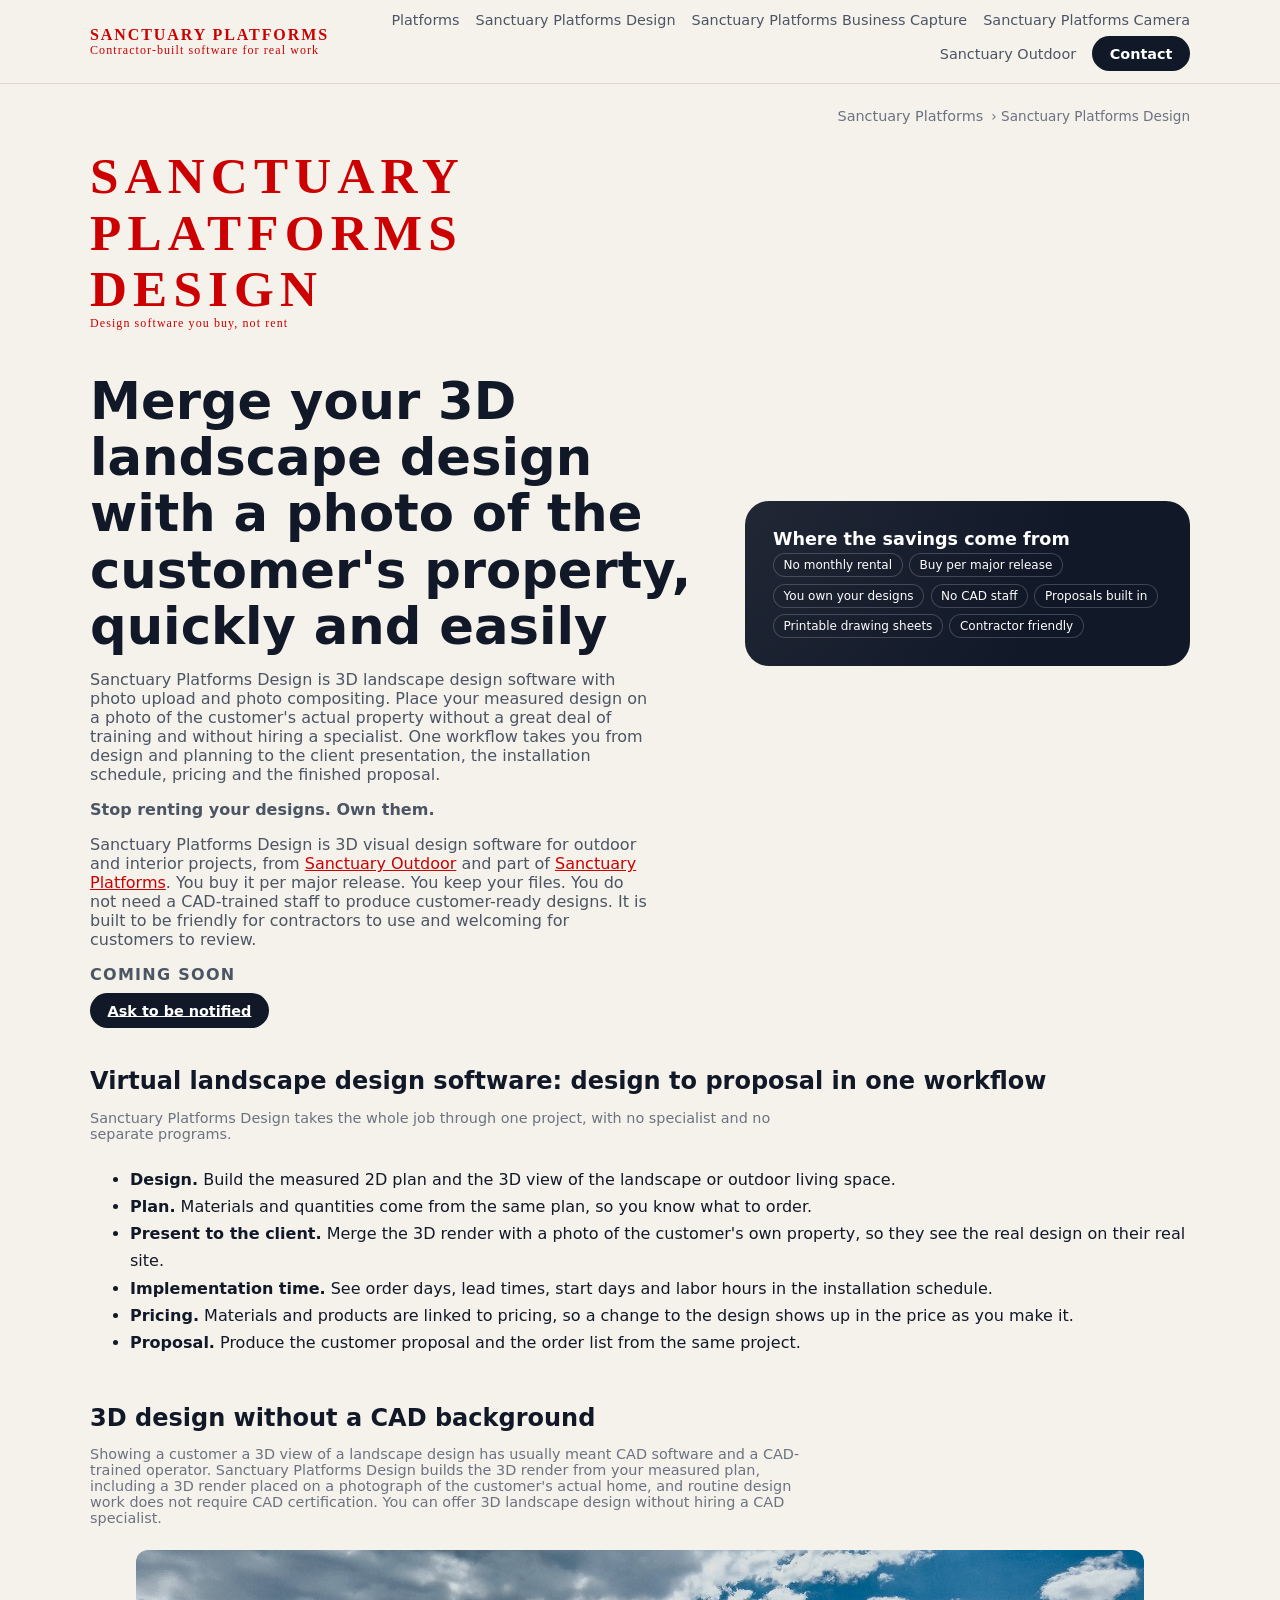
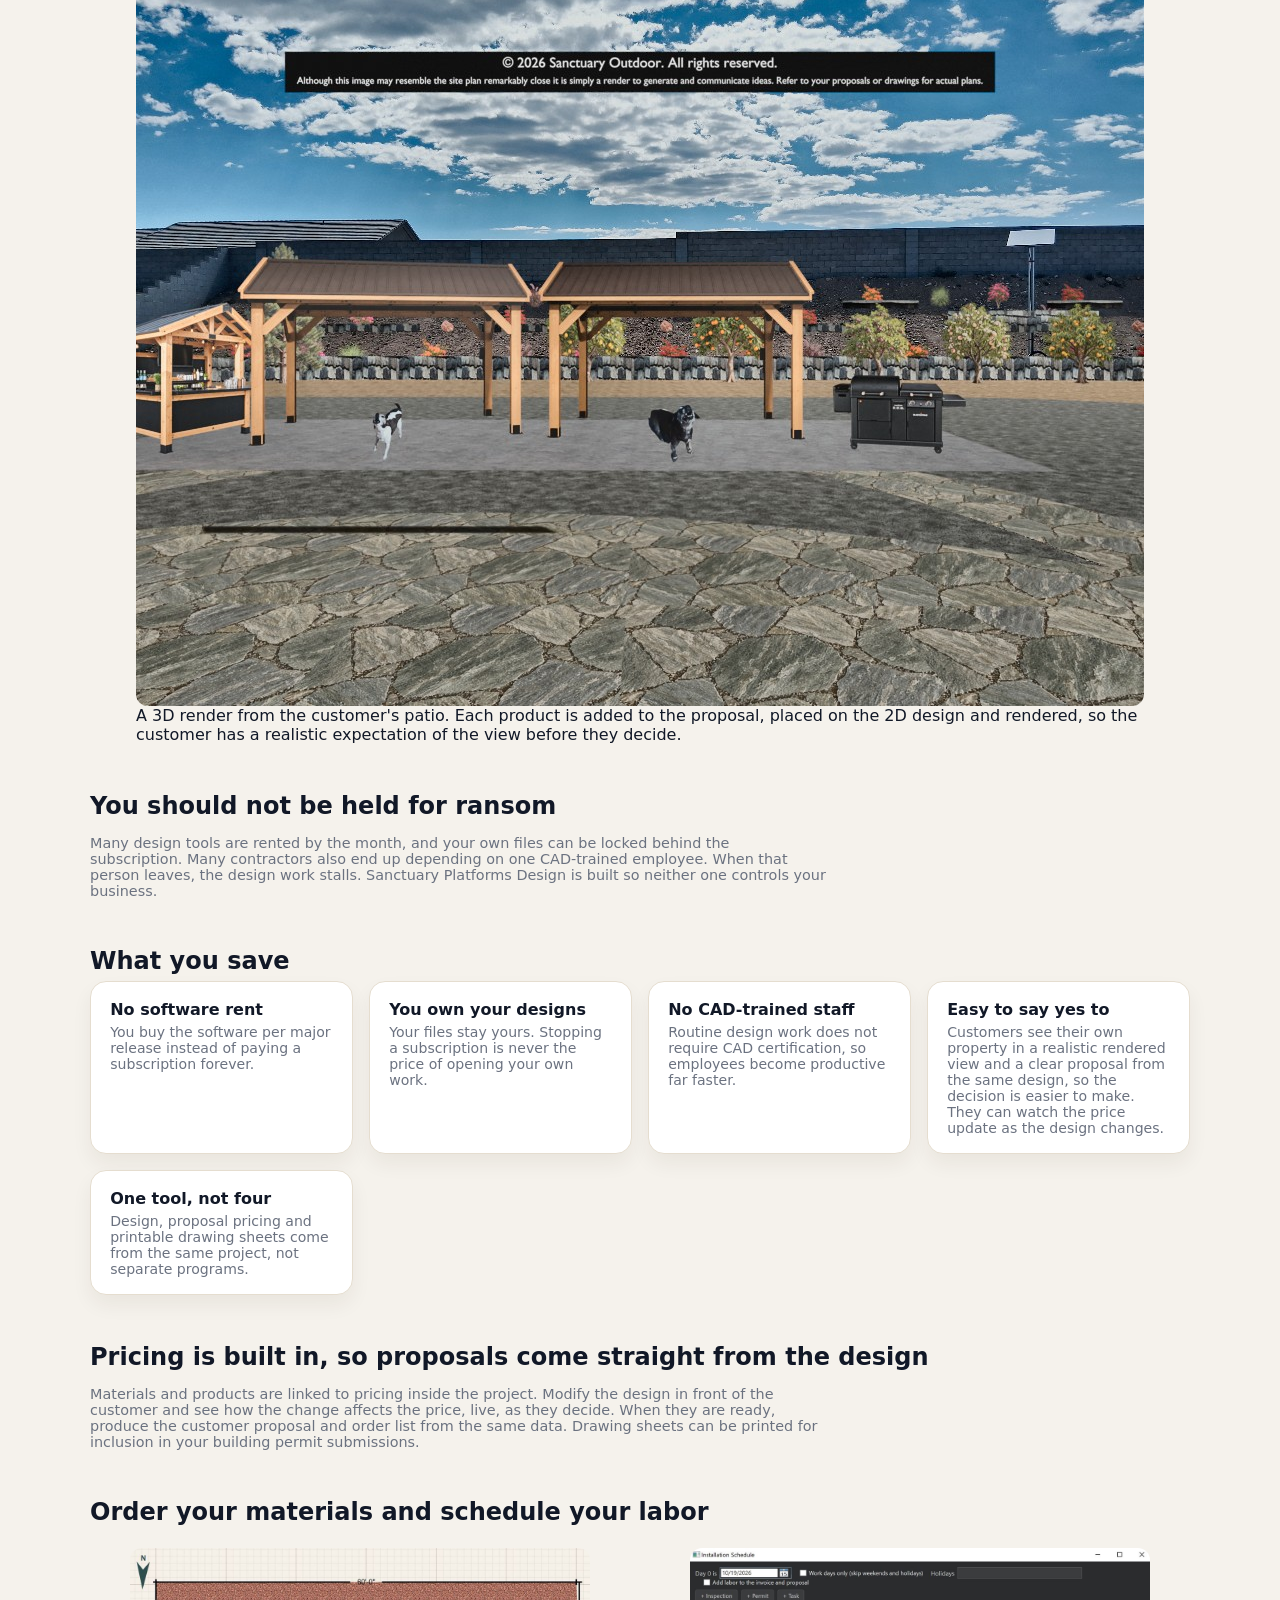
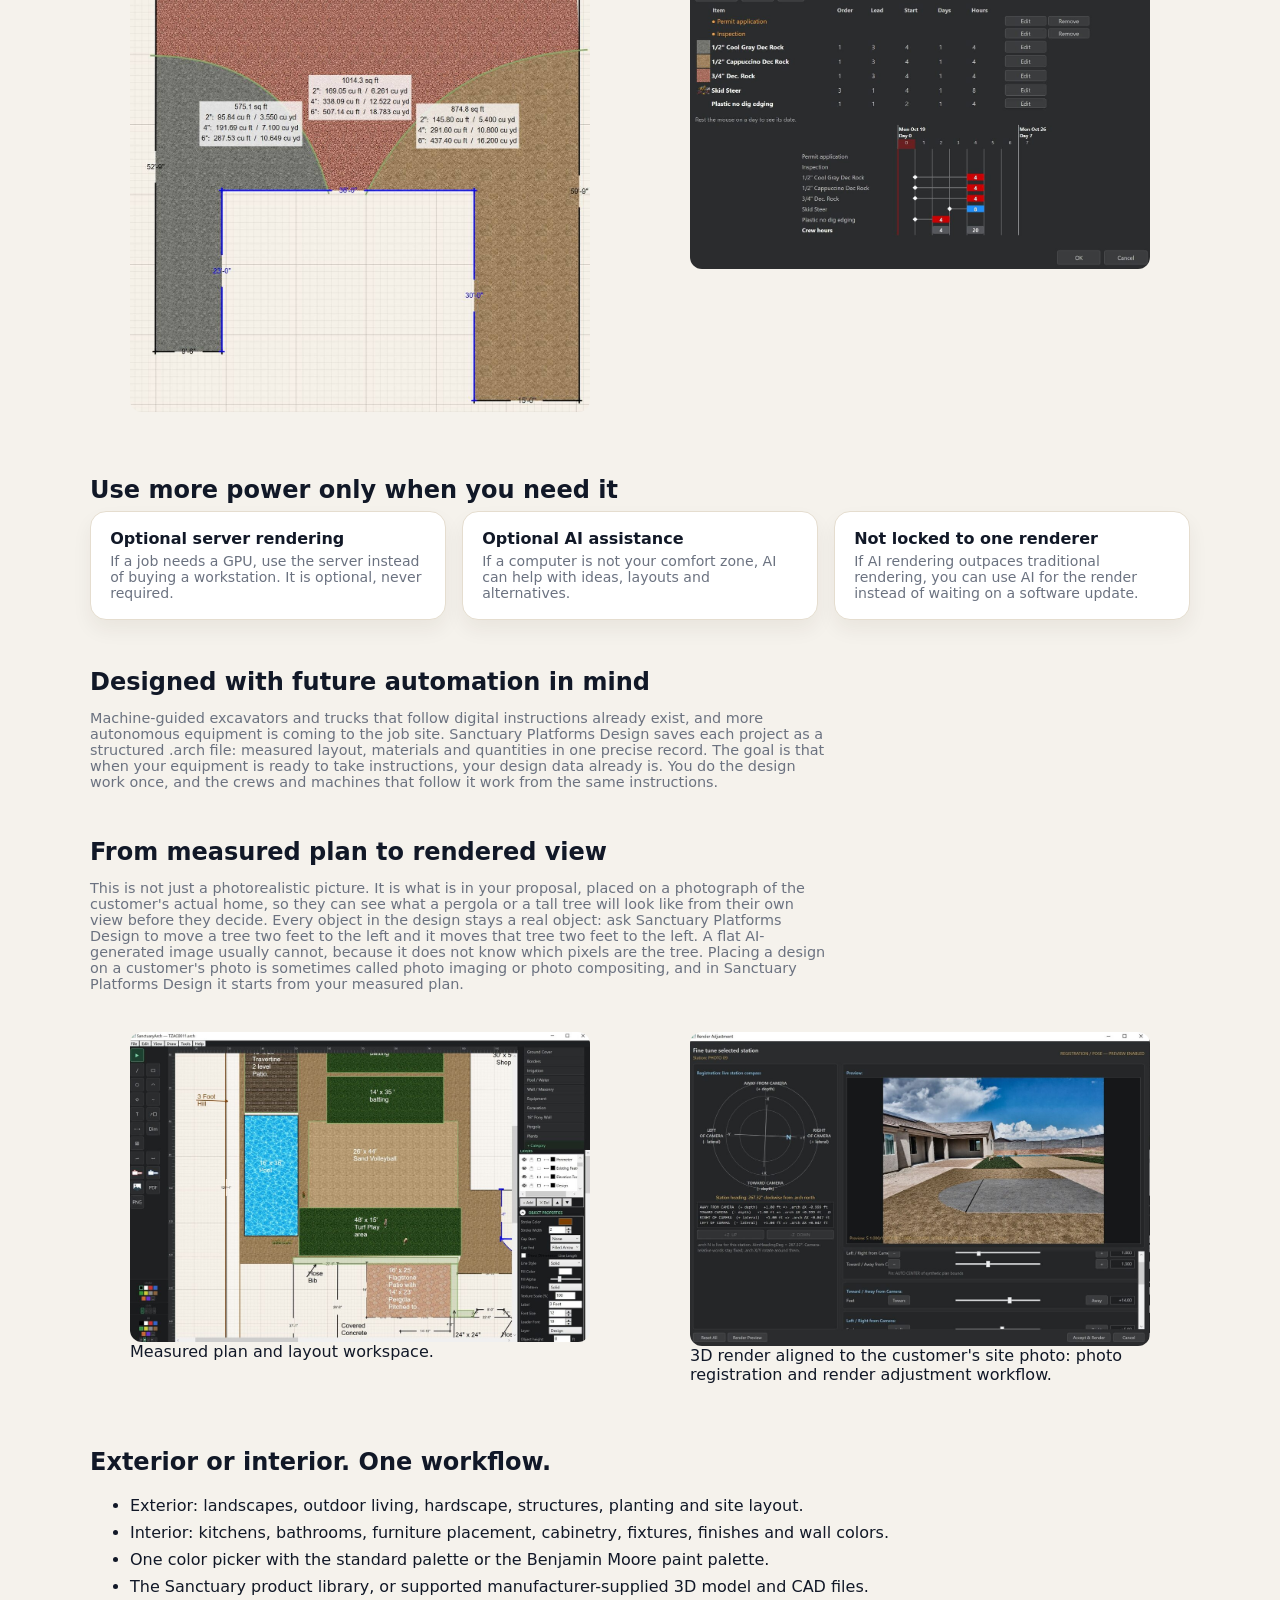
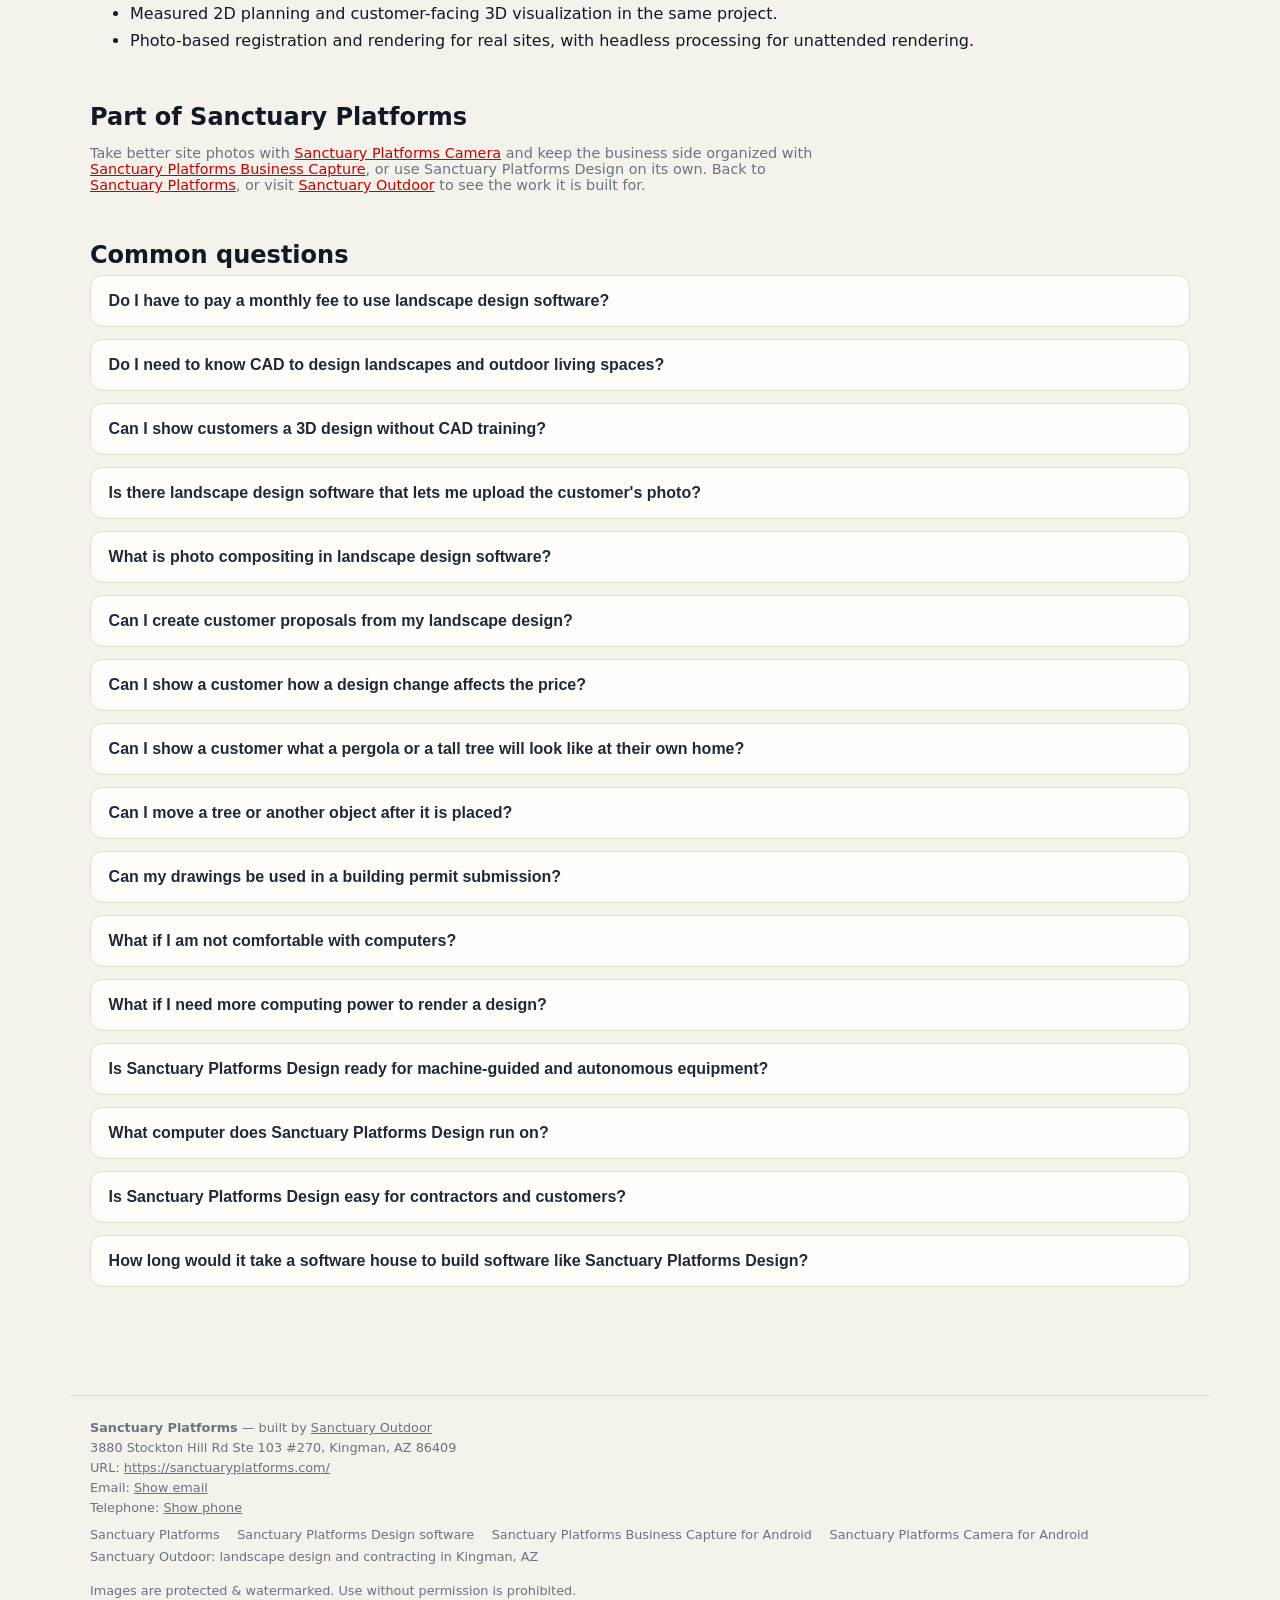
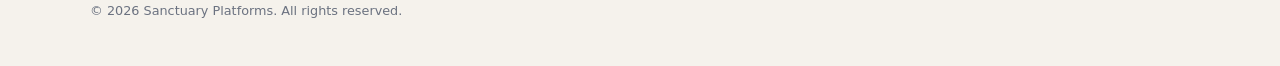
<file: design/index.html>
<!doctype html>
<html lang="en">
<head>
  <meta charset="utf-8">
  <meta name="viewport" content="width=device-width, initial-scale=1">
  <title>3D Landscape Design Software with Photo Compositing | Sanctuary Platforms Design</title>
  <meta name="description" content="3D landscape design software with photo upload and compositing: merge your design with a photo of the customer's property, no CAD training. Buy, don't rent.">
  <meta name="robots" content="index, follow, max-image-preview:large">
  <link rel="canonical" href="https://sanctuaryplatforms.com/design/">
  <meta property="og:type" content="website">
  <meta property="og:site_name" content="Sanctuary Platforms">
  <meta property="og:title" content="3D Landscape Design Software with Photo Compositing | Sanctuary Platforms Design">
  <meta property="og:description" content="3D landscape design software with photo upload and compositing: merge your design with a photo of the customer's property, no CAD training. Buy, don't rent.">
  <meta property="og:url" content="https://sanctuaryplatforms.com/design/">
  <meta name="twitter:card" content="summary_large_image">
  <meta name="twitter:title" content="3D Landscape Design Software with Photo Compositing | Sanctuary Platforms Design">
  <meta name="twitter:description" content="3D landscape design software with photo upload and compositing: merge your design with a photo of the customer's property, no CAD training. Buy, don't rent.">
  <link rel="stylesheet" href="/assets/css/site.css">
  <link rel="stylesheet" href="/assets/css/systems.css">
  <script type="application/ld+json">
{
  "@context": "https://schema.org",
  "@graph": [
    {
      "@type": "Organization",
      "@id": "https://sanctuaryplatforms.com/#organization",
      "name": "Sanctuary Platforms",
      "url": "https://sanctuaryplatforms.com/",
      "address": {
        "@type": "PostalAddress",
        "streetAddress": "3880 Stockton Hill Rd Ste 103 #270",
        "addressLocality": "Kingman",
        "addressRegion": "AZ",
        "postalCode": "86409",
        "addressCountry": "US"
      }
    },
    {
      "@type": "SoftwareApplication",
      "name": "Sanctuary Platforms Design",
      "applicationCategory": "DesignApplication",
      "operatingSystem": "Windows",
      "description": "3D landscape design software with photo upload for contractors: merge a measured design with a photo of the customer's property, then produce the installation schedule, pricing, proposal and printable drawing sheets from one project. You buy it per major release.",
      "url": "https://sanctuaryplatforms.com/design/",
      "publisher": {
        "@id": "https://sanctuaryplatforms.com/#organization"
      }
    },
    {
      "@type": "BreadcrumbList",
      "itemListElement": [
        {
          "@type": "ListItem",
          "position": 1,
          "name": "Sanctuary Platforms",
          "item": "https://sanctuaryplatforms.com/"
        },
        {
          "@type": "ListItem",
          "position": 2,
          "name": "Sanctuary Platforms Design",
          "item": "https://sanctuaryplatforms.com/design/"
        }
      ]
    },
    {
      "@type": "FAQPage",
      "mainEntity": [
        {
          "@type": "Question",
          "name": "Do I have to pay a monthly fee to use landscape design software?",
          "acceptedAnswer": {
            "@type": "Answer",
            "text": "Not with Sanctuary Platforms Design. You buy the software per major release and you own the designs you create. Optional services, such as server rendering, are optional."
          }
        },
        {
          "@type": "Question",
          "name": "Do I need to know CAD to design landscapes and outdoor living spaces?",
          "acceptedAnswer": {
            "@type": "Answer",
            "text": "No. Routine Sanctuary Platforms Design work does not require CAD certification, so employees become productive much faster than with a traditional CAD learning curve. A strong design lead can still handle standards and advanced work."
          }
        },
        {
          "@type": "Question",
          "name": "Can I show customers a 3D design without CAD training?",
          "acceptedAnswer": {
            "@type": "Answer",
            "text": "Yes. Sanctuary Platforms Design renders your measured design in 3D, including on a photograph of the customer's actual home, and routine design work does not require CAD certification."
          }
        },
        {
          "@type": "Question",
          "name": "Is there landscape design software that lets me upload the customer's photo?",
          "acceptedAnswer": {
            "@type": "Answer",
            "text": "Yes. Sanctuary Platforms Design is 3D landscape design software with photo upload. You merge your measured design with a photo of the customer's actual property, so they see the real design on their real site before they decide."
          }
        },
        {
          "@type": "Question",
          "name": "What is photo compositing in landscape design software?",
          "acceptedAnswer": {
            "@type": "Answer",
            "text": "Photo compositing, also called photo imaging, means placing a rendered design onto a photograph so it looks like part of the real scene. In Sanctuary Platforms Design the render comes from your measured plan, so every tree, structure and material stays a real object that you can move or change."
          }
        },
        {
          "@type": "Question",
          "name": "Can I create customer proposals from my landscape design?",
          "acceptedAnswer": {
            "@type": "Answer",
            "text": "Yes. Materials and products are linked to pricing inside the project, so the proposal and the order list come from the same design."
          }
        },
        {
          "@type": "Question",
          "name": "Can I show a customer how a design change affects the price?",
          "acceptedAnswer": {
            "@type": "Answer",
            "text": "Yes. Materials and products are linked to pricing inside the project, so when you modify the design in front of the customer you can see the effect on the price live, as they decide."
          }
        },
        {
          "@type": "Question",
          "name": "Can I show a customer what a pergola or a tall tree will look like at their own home?",
          "acceptedAnswer": {
            "@type": "Answer",
            "text": "Yes. Sanctuary Platforms Design overlays what is in your proposal on a photograph of the customer's actual home, so they can see the view on screen before they decide. It is the real design placed on their real property, not a generic picture."
          }
        },
        {
          "@type": "Question",
          "name": "Can I move a tree or another object after it is placed?",
          "acceptedAnswer": {
            "@type": "Answer",
            "text": "Yes. Every object in a Sanctuary Platforms Design project stays a real object with a real position, so moving a tree two feet to the left moves exactly that tree two feet to the left. A flat AI-generated image usually cannot do this, because it does not know which pixels belong to the tree."
          }
        },
        {
          "@type": "Question",
          "name": "Can my drawings be used in a building permit submission?",
          "acceptedAnswer": {
            "@type": "Answer",
            "text": "Drawing sheets can be printed for inclusion in your building permit submissions."
          }
        },
        {
          "@type": "Question",
          "name": "What if I am not comfortable with computers?",
          "acceptedAnswer": {
            "@type": "Answer",
            "text": "Optional AI assistance can help with ideas, layouts and alternatives. It is an option, never a requirement."
          }
        },
        {
          "@type": "Question",
          "name": "What if I need more computing power to render a design?",
          "acceptedAnswer": {
            "@type": "Answer",
            "text": "You can use the optional server when a job needs a GPU. If AI rendering outpaces traditional rendering, you can use AI for the render instead of waiting for a software update."
          }
        },
        {
          "@type": "Question",
          "name": "Is Sanctuary Platforms Design ready for machine-guided and autonomous equipment?",
          "acceptedAnswer": {
            "@type": "Answer",
            "text": "It is designed with that future in mind. Each project is saved as a structured .arch file holding measured layout, materials and quantities. As machine-guided and autonomous equipment becomes practical for your jobs, that data is intended to provide the instructions. We are not claiming it drives equipment today."
          }
        },
        {
          "@type": "Question",
          "name": "What computer does Sanctuary Platforms Design run on?",
          "acceptedAnswer": {
            "@type": "Answer",
            "text": "Sanctuary Platforms Design is a Windows desktop application. The companion apps, Sanctuary Platforms Business Capture and Sanctuary Platforms Camera, run on Android."
          }
        },
        {
          "@type": "Question",
          "name": "Is Sanctuary Platforms Design easy for contractors and customers?",
          "acceptedAnswer": {
            "@type": "Answer",
            "text": "It is built by a contractor to be friendly for contractors to use: routine work does not require CAD certification. Customers see their own property in a realistic rendered view and receive a clear proposal built from the same design, which makes it easier for them to review and approve."
          }
        },
        {
          "@type": "Question",
          "name": "How long would it take a software house to build software like Sanctuary Platforms Design?",
          "acceptedAnswer": {
            "@type": "Answer",
            "text": "An independent AI estimate put the effort of writing the requirements and the code for a product with these features at about eight people working roughly one year. This is an AI estimate, not a quote from a software house."
          }
        }
      ]
    }
  ]
}
  </script>
</head>
<body>
<a class="skip-link" href="#main">Skip to main content</a>
<header>
  <div class="nav">
    <a class="logo-wrap" href="/" aria-label="Sanctuary Platforms home">
      <div class="logo-main">SANCTUARY PLATFORMS</div>
      <div class="logo-sub">Contractor-built software for real work</div>
    </a>
    <nav aria-label="Primary">
      <a href="/">Platforms</a>
      <a href="/design/">Sanctuary Platforms Design</a>
      <a href="/capture/">Sanctuary Platforms Business Capture</a>
      <a href="/camera/">Sanctuary Platforms Camera</a>
      <a href="https://sanctuaryoutdoor.com/">Sanctuary Outdoor</a>
      <a class="btn-primary cg-mail" href="#" data-e="moc.roodtuOyrautcnaS|miJ" data-subject="Sanctuary Platforms inquiry">Contact</a>
    </nav>
  </div>
</header>
<main id="main">
  <nav class="breadcrumb" aria-label="Breadcrumb"><a href="/">Sanctuary Platforms</a> &rsaquo; Sanctuary Platforms Design</nav>
  <section class="hero">
    <div>
      <div class="product-mark logo-wrap">
        <div class="logo-main">SANCTUARY PLATFORMS DESIGN</div>
        <div class="logo-sub">Design software you buy, not rent</div>
      </div>
      <h1>Merge your 3D landscape design with a photo of the customer's property, quickly and easily</h1>
      <p>
        Sanctuary Platforms Design is 3D landscape design software with photo upload and photo compositing. Place your
        measured design on a photo of the customer's actual property without a great deal of training and without hiring
        a specialist. One workflow takes you from design and planning to the client presentation, the installation
        schedule, pricing and the finished proposal.
      </p>
      <p><strong>Stop renting your designs. Own them.</strong></p>
      <p>
        Sanctuary Platforms Design is 3D visual design software for outdoor and interior projects, from
        <a href="https://sanctuaryoutdoor.com/">Sanctuary Outdoor</a> and part of <a href="/">Sanctuary Platforms</a>.
        You buy it per major release. You keep your files. You do not need a CAD-trained staff to produce
        customer-ready designs. It is built to be friendly for contractors to use and welcoming for customers to review.
      </p>
      <p class="coming-soon">Coming Soon</p>
      <a class="btn-primary cg-mail" href="#" data-e="moc.roodtuOyrautcnaS|miJ" data-subject="Sanctuary Platforms inquiry">Ask to be notified<span style="position:absolute;width:1px;height:1px;margin:-1px;padding:0;overflow:hidden;clip:rect(0,0,0,0);white-space:nowrap;border:0;"> when Sanctuary Platforms Design is available</span></a>
    </div>
    <div class="hero-card">
      <h2>Where the savings come from</h2>
      <div class="chip-row">
        <div class="chip">No monthly rental</div>
        <div class="chip">Buy per major release</div>
        <div class="chip">You own your designs</div>
        <div class="chip">No CAD staff</div>
        <div class="chip">Proposals built in</div>
        <div class="chip">Printable drawing sheets</div>
        <div class="chip">Contractor friendly</div>
      </div>
    </div>
  </section>

  <section>
    <h2 class="section-title">Virtual landscape design software: design to proposal in one workflow</h2>
    <p class="section-subtitle">
      Sanctuary Platforms Design takes the whole job through one project, with no specialist and no separate programs.
    </p>
    <ul class="feature-list">
      <li><strong>Design.</strong> Build the measured 2D plan and the 3D view of the landscape or outdoor living space.</li>
      <li><strong>Plan.</strong> Materials and quantities come from the same plan, so you know what to order.</li>
      <li><strong>Present to the client.</strong> Merge the 3D render with a photo of the customer's own property, so they see the real design on their real site.</li>
      <li><strong>Implementation time.</strong> See order days, lead times, start days and labor hours in the installation schedule.</li>
      <li><strong>Pricing.</strong> Materials and products are linked to pricing, so a change to the design shows up in the price as you make it.</li>
      <li><strong>Proposal.</strong> Produce the customer proposal and the order list from the same project.</li>
    </ul>
  </section>

  <section>
    <h2 class="section-title">3D design without a CAD background</h2>
    <p class="section-subtitle">
      Showing a customer a 3D view of a landscape design has usually meant CAD software and a CAD-trained operator.
      Sanctuary Platforms Design builds the 3D render from your measured plan, including a 3D render placed on a
      photograph of the customer's actual home, and routine design work does not require CAD certification. You can
      offer 3D landscape design without hiring a CAD specialist.
    </p>
    <figure style="max-width:1008px;margin:1.2rem auto 0;">
      <picture>
        <source srcset="/projects/1200dpi/img1/005.jpg" media="(min-width: 1081px)">
        <img class="site-shot" decoding="async" width="600" height="450" style="width:100%;height:auto;" src="/projects/600dpi/img1/005.jpg"
             alt="Sanctuary Platforms Design 3D render of a backyard landscape design placed on the customer's own site photo, showing two wood pergolas, an outdoor bar, a grill, fruit trees, a retaining wall and flagstone paving, seen from the patio">
      </picture>
      <figcaption>A 3D render from the customer's patio. Each product is added to the proposal, placed on the 2D design and rendered, so the customer has a realistic expectation of the view before they decide.</figcaption>
    </figure>
  </section>

  <section>
    <h2 class="section-title">You should not be held for ransom</h2>
    <p class="section-subtitle">
      Many design tools are rented by the month, and your own files can be locked behind the subscription.
      Many contractors also end up depending on one CAD-trained employee. When that person leaves, the design work
      stalls. Sanctuary Platforms Design is built so neither one controls your business.
    </p>
  </section>

  <section>
    <h2 class="section-title">What you save</h2>
    <div class="services-grid">
      <div class="card"><h3>No software rent</h3><p>You buy the software per major release instead of paying a subscription forever.</p></div>
      <div class="card"><h3>You own your designs</h3><p>Your files stay yours. Stopping a subscription is never the price of opening your own work.</p></div>
      <div class="card"><h3>No CAD-trained staff</h3><p>Routine design work does not require CAD certification, so employees become productive far faster.</p></div>
      <div class="card"><h3>Easy to say yes to</h3><p>Customers see their own property in a realistic rendered view and a clear proposal from the same design, so the decision is easier to make. They can watch the price update as the design changes.</p></div>
      <div class="card"><h3>One tool, not four</h3><p>Design, proposal pricing and printable drawing sheets come from the same project, not separate programs.</p></div>
    </div>
  </section>

  <section>
    <h2 class="section-title">Pricing is built in, so proposals come straight from the design</h2>
    <p class="section-subtitle">
      Materials and products are linked to pricing inside the project. Modify the design in front of the customer
      and see how the change affects the price, live, as they decide. When they are ready, produce the customer
      proposal and order list from the same data. Drawing sheets can be printed for inclusion in your building
      permit submissions.
    </p>
  </section>

  <section>
    <h2 class="section-title">Order your materials and schedule your labor</h2>
    <div class="shot-grid">
      <figure>
        <picture>
          <source srcset="/projects/1200dpi/img1/003.jpg" media="(min-width: 1081px)">
          <img class="site-shot" loading="lazy" decoding="async" width="600" height="605" src="/projects/600dpi/img1/003.jpg"
               alt="Sanctuary Platforms Design plan with three decorative rock areas, each labeled with its square feet and the cubic feet and cubic yards to order at 2, 4 and 6 inches deep">
        </picture>
      </figure>
      <figure>
        <picture>
          <source srcset="/projects/1200dpi/img1/004.jpg" media="(min-width: 1081px)">
          <img class="site-shot" loading="lazy" decoding="async" width="600" height="419" src="/projects/600dpi/img1/004.jpg"
               alt="Sanctuary Platforms Design installation schedule with order days, lead times, start days, labor hours on each bar and crew hours per day">
        </picture>
      </figure>
    </div>
  </section>

  <section>
    <h2 class="section-title">Use more power only when you need it</h2>
    <div class="services-grid">
      <div class="card"><h3>Optional server rendering</h3><p>If a job needs a GPU, use the server instead of buying a workstation. It is optional, never required.</p></div>
      <div class="card"><h3>Optional AI assistance</h3><p>If a computer is not your comfort zone, AI can help with ideas, layouts and alternatives.</p></div>
      <div class="card"><h3>Not locked to one renderer</h3><p>If AI rendering outpaces traditional rendering, you can use AI for the render instead of waiting on a software update.</p></div>
    </div>
  </section>

  <section>
    <h2 class="section-title">Designed with future automation in mind</h2>
    <p class="section-subtitle">
      Machine-guided excavators and trucks that follow digital instructions already exist, and more autonomous
      equipment is coming to the job site. Sanctuary Platforms Design saves each project as a structured .arch file: measured
      layout, materials and quantities in one precise record. The goal is that when your equipment is ready to take
      instructions, your design data already is. You do the design work once, and the crews and machines that
      follow it work from the same instructions.
    </p>
  </section>

  <section>
    <h2 class="section-title">From measured plan to rendered view</h2>
    <p class="section-subtitle">
      This is not just a photorealistic picture. It is what is in your proposal, placed on a photograph of the
      customer's actual home, so they can see what a pergola or a tall tree will look like from their own view
      before they decide. Every object in the design stays a real object: ask Sanctuary Platforms Design to move a tree two
      feet to the left and it moves that tree two feet to the left. A flat AI-generated image usually cannot, because
      it does not know which pixels are the tree. Placing a design on a customer's photo is sometimes called photo
      imaging or photo compositing, and in Sanctuary Platforms Design it starts from your measured plan.
    </p>
    <div class="shot-grid">
      <figure>
        <picture>
          <source srcset="/projects/1200dpi/img1/001.jpg" media="(min-width: 1081px)">
          <img class="site-shot" loading="lazy" decoding="async" width="600" height="404" src="/projects/600dpi/img1/001.jpg"
               alt="Sanctuary Platforms Design measured plan view showing pool, batting area, volleyball area, turf and patio layout">
        </picture>
        <figcaption>Measured plan and layout workspace.</figcaption>
      </figure>
      <figure>
        <picture>
          <source srcset="/projects/1200dpi/img1/002.jpg" media="(min-width: 1081px)">
          <img class="site-shot" loading="lazy" decoding="async" width="600" height="409" src="/projects/600dpi/img1/002.jpg"
               alt="Sanctuary Platforms Design 3D render adjustment screen aligning a 3D rendered plan with a site photograph">
        </picture>
        <figcaption>3D render aligned to the customer's site photo: photo registration and render adjustment workflow.</figcaption>
      </figure>
    </div>
  </section>

  <section>
    <h2 class="section-title">Exterior or interior. One workflow.</h2>
    <ul class="feature-list">
      <li>Exterior: landscapes, outdoor living, hardscape, structures, planting and site layout.</li>
      <li>Interior: kitchens, bathrooms, furniture placement, cabinetry, fixtures, finishes and wall colors.</li>
      <li>One color picker with the standard palette or the Benjamin Moore paint palette.</li>
      <li>The Sanctuary product library, or supported manufacturer-supplied 3D model and CAD files.</li>
      <li>Measured 2D planning and customer-facing 3D visualization in the same project.</li>
      <li>Photo-based registration and rendering for real sites, with headless processing for unattended rendering.</li>
    </ul>
  </section>

  <section>
    <h2 class="section-title">Part of Sanctuary Platforms</h2>
    <p class="section-subtitle">
      Take better site photos with <a href="/camera/">Sanctuary Platforms Camera</a> and keep the business side organized with
      <a href="/capture/">Sanctuary Platforms Business Capture</a>, or use Sanctuary Platforms Design on its own.
      Back to <a href="/">Sanctuary Platforms</a>, or visit <a href="https://sanctuaryoutdoor.com/">Sanctuary Outdoor</a>
      to see the work it is built for.
    </p>
  </section>
  <section class="faq" id="faq">
    <h2 class="section-title">Common questions</h2>
    <div class="accordion-item">
      <button class="accordion-header" type="button" aria-expanded="false">
        <div class="accordion-header-text">
          <span class="accordion-title">Do I have to pay a monthly fee to use landscape design software?</span>
        </div>
      </button>
      <div class="accordion-content">
        <p>Not with Sanctuary Platforms Design. You buy the software per major release and you own the designs you create. Optional services, such as server rendering, are optional.</p>
      </div>
    </div>
    <div class="accordion-item">
      <button class="accordion-header" type="button" aria-expanded="false">
        <div class="accordion-header-text">
          <span class="accordion-title">Do I need to know CAD to design landscapes and outdoor living spaces?</span>
        </div>
      </button>
      <div class="accordion-content">
        <p>No. Routine Sanctuary Platforms Design work does not require CAD certification, so employees become productive much faster than with a traditional CAD learning curve. A strong design lead can still handle standards and advanced work.</p>
      </div>
    </div>
    <div class="accordion-item">
      <button class="accordion-header" type="button" aria-expanded="false">
        <div class="accordion-header-text">
          <span class="accordion-title">Can I show customers a 3D design without CAD training?</span>
        </div>
      </button>
      <div class="accordion-content">
        <p>Yes. Sanctuary Platforms Design renders your measured design in 3D, including on a photograph of the customer's actual home, and routine design work does not require CAD certification.</p>
      </div>
    </div>
    <div class="accordion-item">
      <button class="accordion-header" type="button" aria-expanded="false">
        <div class="accordion-header-text">
          <span class="accordion-title">Is there landscape design software that lets me upload the customer's photo?</span>
        </div>
      </button>
      <div class="accordion-content">
        <p>Yes. Sanctuary Platforms Design is 3D landscape design software with photo upload. You merge your measured design with a photo of the customer's actual property, so they see the real design on their real site before they decide.</p>
      </div>
    </div>
    <div class="accordion-item">
      <button class="accordion-header" type="button" aria-expanded="false">
        <div class="accordion-header-text">
          <span class="accordion-title">What is photo compositing in landscape design software?</span>
        </div>
      </button>
      <div class="accordion-content">
        <p>Photo compositing, also called photo imaging, means placing a rendered design onto a photograph so it looks like part of the real scene. In Sanctuary Platforms Design the render comes from your measured plan, so every tree, structure and material stays a real object that you can move or change.</p>
      </div>
    </div>
    <div class="accordion-item">
      <button class="accordion-header" type="button" aria-expanded="false">
        <div class="accordion-header-text">
          <span class="accordion-title">Can I create customer proposals from my landscape design?</span>
        </div>
      </button>
      <div class="accordion-content">
        <p>Yes. Materials and products are linked to pricing inside the project, so the proposal and the order list come from the same design.</p>
      </div>
    </div>
    <div class="accordion-item">
      <button class="accordion-header" type="button" aria-expanded="false">
        <div class="accordion-header-text">
          <span class="accordion-title">Can I show a customer how a design change affects the price?</span>
        </div>
      </button>
      <div class="accordion-content">
        <p>Yes. Materials and products are linked to pricing inside the project, so when you modify the design in front of the customer you can see the effect on the price live, as they decide.</p>
      </div>
    </div>
    <div class="accordion-item">
      <button class="accordion-header" type="button" aria-expanded="false">
        <div class="accordion-header-text">
          <span class="accordion-title">Can I show a customer what a pergola or a tall tree will look like at their own home?</span>
        </div>
      </button>
      <div class="accordion-content">
        <p>Yes. Sanctuary Platforms Design overlays what is in your proposal on a photograph of the customer's actual home, so they can see the view on screen before they decide. It is the real design placed on their real property, not a generic picture.</p>
      </div>
    </div>
    <div class="accordion-item">
      <button class="accordion-header" type="button" aria-expanded="false">
        <div class="accordion-header-text">
          <span class="accordion-title">Can I move a tree or another object after it is placed?</span>
        </div>
      </button>
      <div class="accordion-content">
        <p>Yes. Every object in a Sanctuary Platforms Design project stays a real object with a real position, so moving a tree two feet to the left moves exactly that tree two feet to the left. A flat AI-generated image usually cannot do this, because it does not know which pixels belong to the tree.</p>
      </div>
    </div>
    <div class="accordion-item">
      <button class="accordion-header" type="button" aria-expanded="false">
        <div class="accordion-header-text">
          <span class="accordion-title">Can my drawings be used in a building permit submission?</span>
        </div>
      </button>
      <div class="accordion-content">
        <p>Drawing sheets can be printed for inclusion in your building permit submissions.</p>
      </div>
    </div>
    <div class="accordion-item">
      <button class="accordion-header" type="button" aria-expanded="false">
        <div class="accordion-header-text">
          <span class="accordion-title">What if I am not comfortable with computers?</span>
        </div>
      </button>
      <div class="accordion-content">
        <p>Optional AI assistance can help with ideas, layouts and alternatives. It is an option, never a requirement.</p>
      </div>
    </div>
    <div class="accordion-item">
      <button class="accordion-header" type="button" aria-expanded="false">
        <div class="accordion-header-text">
          <span class="accordion-title">What if I need more computing power to render a design?</span>
        </div>
      </button>
      <div class="accordion-content">
        <p>You can use the optional server when a job needs a GPU. If AI rendering outpaces traditional rendering, you can use AI for the render instead of waiting for a software update.</p>
      </div>
    </div>
    <div class="accordion-item">
      <button class="accordion-header" type="button" aria-expanded="false">
        <div class="accordion-header-text">
          <span class="accordion-title">Is Sanctuary Platforms Design ready for machine-guided and autonomous equipment?</span>
        </div>
      </button>
      <div class="accordion-content">
        <p>It is designed with that future in mind. Each project is saved as a structured .arch file holding measured layout, materials and quantities. As machine-guided and autonomous equipment becomes practical for your jobs, that data is intended to provide the instructions. We are not claiming it drives equipment today.</p>
      </div>
    </div>
    <div class="accordion-item">
      <button class="accordion-header" type="button" aria-expanded="false">
        <div class="accordion-header-text">
          <span class="accordion-title">What computer does Sanctuary Platforms Design run on?</span>
        </div>
      </button>
      <div class="accordion-content">
        <p>Sanctuary Platforms Design is a Windows desktop application. The companion apps, <a href="/capture/">Sanctuary Platforms Business Capture</a> and <a href="/camera/">Sanctuary Platforms Camera</a>, run on Android.</p>
      </div>
    </div>
    <div class="accordion-item">
      <button class="accordion-header" type="button" aria-expanded="false">
        <div class="accordion-header-text">
          <span class="accordion-title">Is Sanctuary Platforms Design easy for contractors and customers?</span>
        </div>
      </button>
      <div class="accordion-content">
        <p>It is built by a contractor to be friendly for contractors to use: routine work does not require CAD certification. Customers see their own property in a realistic rendered view and receive a clear proposal built from the same design, which makes it easier for them to review and approve.</p>
      </div>
    </div>
    <div class="accordion-item">
      <button class="accordion-header" type="button" aria-expanded="false">
        <div class="accordion-header-text">
          <span class="accordion-title">How long would it take a software house to build software like Sanctuary Platforms Design?</span>
        </div>
      </button>
      <div class="accordion-content">
        <p>An independent AI estimate put the effort of writing the requirements and the code for a product with these features at about eight people working roughly one year. This is an AI estimate, not a quote from a software house.</p>
      </div>
    </div>
  </section>
</main>
<footer>
  <div><strong>Sanctuary Platforms</strong> &mdash; built by <a href="https://sanctuaryoutdoor.com/">Sanctuary Outdoor</a></div>
  <div style="margin-top:0.3rem;">3880 Stockton Hill Rd Ste 103 #270, Kingman, AZ 86409</div>
  <div style="margin-top:0.3rem;">URL: <a href="https://sanctuaryplatforms.com/">https://sanctuaryplatforms.com/</a></div>
  <div style="margin-top:0.3rem;">Email: <a class="cg-mail-show" href="#" data-e="moc.roodtuOyrautcnaS|miJ">Show email</a></div>
  <div style="margin-top:0.3rem;">Telephone: <a class="cg-tel-show" href="#" data-t="6200519084">Show phone</a></div>
  <nav class="footer-links" aria-label="Footer">
    <a href="/">Sanctuary Platforms</a>
    <a href="/design/">Sanctuary Platforms Design software</a>
    <a href="/capture/">Sanctuary Platforms Business Capture for Android</a>
    <a href="/camera/">Sanctuary Platforms Camera for Android</a>
    <a href="https://sanctuaryoutdoor.com/">Sanctuary Outdoor: landscape design and contracting in Kingman, AZ</a>
  </nav>
  <div class="footer-actions">
    <a class="btn-primary call-mobile cg-tel" href="#" data-t="6200519084">Call Now</a>
    <a class="btn-secondary call-mobile cg-vcard" href="#" data-e="moc.roodtuOyrautcnaS|miJ" data-t="6200519084">Save Contact</a>
  </div>
  <div style="margin-top:0.6rem;">Images are protected &amp; watermarked. Use without permission is prohibited.</div>
  <div style="margin-top:0.3rem;">&copy; <span id="year"></span> Sanctuary Platforms. All rights reserved.</div>
</footer>
<script>
  const yearEl = document.getElementById("year");
  if (yearEl) yearEl.textContent = new Date().getFullYear();
</script>
  <script src="/assets/js/accordiononeopen.js"></script>
  <script src="/assets/js/contactguard.js"></script>
</body>
</html>
</file>
<file: assets/css/site.css>
/* Site-wide theme styles (extracted from Kingman landing page) */

html {
  scroll-behavior: smooth;
}

body {
  margin: 0;
  font-family: system-ui, -apple-system, BlinkMacSystemFont, "Segoe UI", sans-serif;
  color: #111827;
  background: #f5f2ec;
}

header {
  position: sticky;
  top: 0;
  z-index: 50;
  background: rgba(245, 242, 236, 0.95);
  backdrop-filter: blur(8px);
  border-bottom: 1px solid #e0d7c9;
}

.nav {
  max-width: 1100px;
  margin: 0 auto;
  display: flex;
  align-items: center;
  justify-content: space-between;
  padding: 0.75rem 1.25rem;
  gap: 1rem;
}

.logo-wrap {
  display: flex;
  flex-direction: column;
  line-height: 1.1;
  flex: 0 0 auto;
}

.logo-main {
  font-family: "Palatino Linotype", "Book Antiqua", Palatino, serif;
  font-weight: 700;
  letter-spacing: 0.12em;
  text-transform: uppercase;
  font-size: 1rem;
  color: #CC0000;
  white-space: nowrap;
}

.logo-sub {
  font-family: "Palatino Linotype", "Book Antiqua", Palatino, serif;
  letter-spacing: 0.09em;
  font-size: 0.75rem;
  color: #CC0000;
  white-space: nowrap;
}

nav {
  display: flex;
  align-items: center;
  flex-wrap: wrap;
  justify-content: flex-end;
  gap: 0.5rem;
}

nav a {
  margin-left: 0.5rem;
  text-decoration: none;
  color: #4b5563;
  font-size: 0.9rem;
  white-space: nowrap;
}

nav a:hover {
  color: #111827;
}

.btn-primary {
  padding: 0.6rem 1.1rem;
  border-radius: 999px;
  border: none;
  cursor: pointer;
  font-size: 0.9rem;
  font-weight: 600;
  background: #111827;
  color: white;
  white-space: nowrap;
}

.btn-primary:hover {
  opacity: 0.9;
}

.btn-secondary {
  padding: 0.55rem 1rem;
  border-radius: 999px;
  border: 1px solid #d6c8b7;
  background: #fffdf9;
  cursor: pointer;
  font-size: 0.85rem;
  white-space: nowrap;
  text-decoration: none;
  color: #111827;
  display: inline-block;
}

.btn-secondary:hover {
  background: #f3e8d5;
}

main {
  max-width: 1100px;
  margin: 0 auto;
  padding: 1.5rem 1.25rem 3rem;
}

section {
  margin-top: 3rem;
}

.hero {
  display: grid;
  gap: 2rem;
  grid-template-columns: minmax(0, 1.4fr) minmax(0, 1fr);
  align-items: center;
  margin-top: 1.5rem;
}

.hero h1 {
  font-size: clamp(2.1rem, 3vw + 1rem, 3.2rem);
  line-height: 1.1;
  margin-bottom: 1rem;
}

.hero p {
  color: #4b5563;
  font-size: 1rem;
  max-width: 35rem;
}

.hero-highlight {
  font-size: 0.9rem;
  text-transform: uppercase;
  letter-spacing: 0.15em;
  color: #6b7280;
  margin-bottom: 0.75rem;
}

.hero-card {
  background: #111827;
  border-radius: 1.5rem;
  padding: 1.75rem;
  color: white;
  position: relative;
  overflow: hidden;
}

.hero-card::before {
  content: "";
  position: absolute;
  inset: -50%;
  background: radial-gradient(circle at 10% 0%, rgba(255, 255, 255, 0.12), transparent 55%);
  opacity: 0.8;
  pointer-events: none;
}

.hero-card h2 {
  margin-top: 0;
  font-size: 1.1rem;
  margin-bottom: 0.25rem;
}

.hero-card p {
  color: #e5e7eb;
  font-size: 0.9rem;
  margin-bottom: 1rem;
}

.chip-row {
  display: flex;
  flex-wrap: wrap;
  gap: 0.4rem;
  font-size: 0.75rem;
}

.chip {
  border-radius: 999px;
  border: 1px solid rgba(249, 250, 251, 0.2);
  padding: 0.25rem 0.6rem;
  background: rgba(17, 24, 39, 0.7);
}

h2.section-title {
  font-size: 1.5rem;
  margin-bottom: 0.4rem;
}

.section-subtitle {
  font-size: 0.9rem;
  color: #6b7280;
  max-width: 32rem;
  margin-bottom: 1.5rem;
}

.services-grid {
  display: grid;
  grid-template-columns: repeat(auto-fit, minmax(220px, 1fr));
  gap: 1rem;
}

.card {
  background: #ffffff;
  border-radius: 1rem;
  padding: 1.1rem 1.2rem;
  box-shadow: 0 10px 20px rgba(46, 36, 18, 0.06);
  border: 1px solid #e5ddcf;
}

.card h3 {
  margin-top: 0;
  font-size: 1rem;
  margin-bottom: 0.3rem;
}

.card p {
  margin: 0;
  font-size: 0.88rem;
  color: #6b7280;
}

/* Questionnaire */
.questionnaire {
  background: #fffdf9;
  border-radius: 1.25rem;
  padding: 1.5rem 1.5rem 1.75rem;
  box-shadow: 0 10px 20px rgba(46, 36, 18, 0.06);
  border: 1px solid #e5ddcf;
  max-width: 720px;
}

.field {
  margin-bottom: 0.8rem;
}

.question-step {
  display: none;
}

.question-step.active {
  display: block;
}

.question-title {
  font-weight: 600;
  margin-bottom: 0.5rem;
}

.question-help {
  font-size: 0.85rem;
  color: #6b7280;
  margin-bottom: 0.8rem;
}

.option-grid {
  display: grid;
  grid-template-columns: repeat(auto-fit, minmax(140px, 1fr));
  gap: 0.75rem;
}

.option-tile {
  border-radius: 0.9rem;
  border: 1px solid #d1d5db;
  padding: 0.7rem;
  cursor: pointer;
  font-size: 0.85rem;
  background: #f9fafb;
}

.option-tile.selected {
  border-color: #111827;
  background: #111827;
  color: white;
}

.question-nav {
  display: flex;
  justify-content: space-between;
  margin-top: 1rem;
  gap: 0.5rem;
}

input,
textarea,
select {
  width: 100%;
  padding: 0.55rem 0.7rem;
  border-radius: 0.5rem;
  border: 1px solid #d6c8b7;
  font: inherit;
  box-sizing: border-box;
  background: #fffdf9;
}

textarea {
  min-height: 90px;
}

/* Accordion style (matches reference page) */
.accordion-item {
  border: 1px solid #e5ddcf;
  border-radius: 0.8rem;
  margin-bottom: 0.75rem;
  background: #fffdf9;
  overflow: hidden;
}

.accordion-button {
  width: 100%;
  text-align: left;
  background: none;
  border: none;
  padding: 1rem 1.1rem;
  font-size: 1rem;
  display: flex;
  justify-content: space-between;
  align-items: center;
  cursor: pointer;
  color: #1f2937;
}

.accordion-button span {
  font-weight: 600;
}

.accordion-content {
  padding: 0 1.1rem 1rem;
  color: #4b5563;
  line-height: 1.55;
  display: none;
}

.accordion-item.open .accordion-content {
  display: block;
}

/* Accordion compatibility for legacy markup */
.accordion-header {
  width: 100%;
  text-align: left;
  background: none;
  border: none;
  padding: 1rem 1.1rem;
  font-size: 1rem;
  display: flex;
  justify-content: space-between;
  align-items: center;
  cursor: pointer;
  color: #1f2937;
}

.accordion-header span {
  font-weight: 600;
}

.accordion {
  border: 1px solid #e5ddcf;
  border-radius: 0.8rem;
  margin-bottom: 0.75rem;
  background: #fffdf9;
  overflow: hidden;
}

.accordion-body {
  padding: 0 1.1rem 1rem;
  color: #4b5563;
  line-height: 1.55;
  display: none;
}

.accordion.open .accordion-body {
  display: block;
}

.accordion-arrow {
  transition: transform 0.2s ease;
}

.accordion.open .accordion-arrow {
  transform: rotate(90deg);
}

.faq-item {
  border: 1px solid #e5ddcf;
  border-radius: 0.8rem;
  margin-bottom: 0.75rem;
  background: #fffdf9;
  overflow: hidden;
}

.faq-header {
  width: 100%;
  text-align: left;
  background: none;
  border: none;
  padding: 1rem 1.1rem;
  font-size: 1rem;
  display: flex;
  justify-content: space-between;
  align-items: center;
  cursor: pointer;
  color: #1f2937;
}

.faq-content {
  padding: 0 1.1rem 1rem;
  color: #4b5563;
  line-height: 1.55;
  display: none;
}

.faq-item.open .faq-content {
  display: block;
}

/* Project gallery & carousel */
.project-gallery {
  margin-top: 1.5rem;
}

.gallery-note {
  font-size: 0.8rem;
  color: #6b7280;
  margin-top: 0.6rem;
}

.project-title {
  font-size: 1rem;
  margin-bottom: 0.4rem;
  color: #111827;
}

.carousel {
  position: relative;
  border-radius: 1rem;
  overflow: hidden;
  background: #111827;
  padding: 0.75rem 2.5rem;
}

.carousel-track {
  display: flex;
  gap: 0.5rem;
  overflow-x: auto;
  scroll-snap-type: x mandatory;
  scroll-behavior: smooth;
  -webkit-overflow-scrolling: touch;
}

.carousel-track::-webkit-scrollbar {
  height: 6px;
}

.carousel-track::-webkit-scrollbar-thumb {
  background: rgba(156, 163, 175, 0.7);
  border-radius: 999px;
}

/* Base carousel image styles */
.carousel-image {
  flex: 0 0 auto;
  width: 260px;
  height: auto;
  object-fit: cover;
  border-radius: 0.75rem;
  scroll-snap-align: center;
  cursor: pointer;
  position: relative;
  filter: saturate(1.05);
}

/* Aspect ratio variants for CLS prevention */
.carousel-image.portrait {
  aspect-ratio: 3 / 4;
}

.carousel-image.landscape-4-3 {
  aspect-ratio: 4 / 3;
}

.carousel-image.landscape-3-2 {
  aspect-ratio: 3 / 2;
}

.carousel-image.landscape-2-1 {
  aspect-ratio: 2 / 1;
}

.carousel-image.landscape-20-11 {
  aspect-ratio: 20 / 11;
}

.carousel-image.square {
  aspect-ratio: 1 / 1;
}

.carousel-arrow {
  position: absolute;
  top: 50%;
  transform: translateY(-50%);
  width: 2rem;
  height: 2rem;
  border-radius: 999px;
  border: 1px solid rgba(209, 213, 219, 0.9);
  background: rgba(17, 24, 39, 0.85);
  color: #f9fafb;
  display: flex;
  align-items: center;
  justify-content: center;
  cursor: pointer;
  font-size: 1.2rem;
  z-index: 2;
}

.carousel-arrow-left {
  left: 0.5rem;
}

.carousel-arrow-right {
  right: 0.5rem;
}

.carousel-arrow:hover {
  background: rgba(31, 41, 55, 0.95);
}

@media (max-width: 800px) {
  .carousel {
    padding: 0.75rem 1.75rem;
  }
  .carousel-image {
    width: 220px;
  }
}

/* Lightbox */
.lightbox {
  position: fixed;
  inset: 0;
  background: rgba(15, 23, 42, 0.8);
  display: none;
  align-items: center;
  justify-content: center;
  z-index: 100;
}

.lightbox.open {
  display: flex;
}

.lightbox-backdrop {
  position: absolute;
  inset: 0;
}

.lightbox-dialog {
  position: relative;
  z-index: 1;
  max-width: 90vw;
  max-height: 85vh;
  display: flex;
  align-items: center;
  justify-content: center;
}

.lightbox-image-wrap {
  position: relative;
  background: #000;
  border-radius: 1rem;
  overflow: hidden;
  padding: 0.5rem 2.5rem;
  box-shadow: 0 20px 45px rgba(0, 0, 0, 0.6);
}

#lightboxImg {
  width: auto;
  height: auto;
  max-width: 80vw;
  max-height: 75vh;
  display: block;
  border-radius: 0.75rem;
}

.lightbox-close {
  position: absolute;
  top: -2.5rem;
  right: 0;
  border: none;
  background: transparent;
  color: #e5e7eb;
  font-size: 1.6rem;
  cursor: pointer;
}

.lightbox-nav {
  position: absolute;
  top: 50%;
  transform: translateY(-50%);
  border: none;
  background: rgba(15, 23, 42, 0.7);
  color: #f9fafb;
  width: 2.5rem;
  height: 2.5rem;
  border-radius: 999px;
  display: flex;
  align-items: center;
  justify-content: center;
  cursor: pointer;
  font-size: 1.4rem;
}

.lightbox-nav-left {
  left: 0.5rem;
}

.lightbox-nav-right {
  right: 0.5rem;
}

.lightbox-nav:hover {
  background: rgba(31, 41, 55, 0.95);
}

@media (max-width: 600px) {
  .lightbox-image-wrap {
    padding: 0.5rem 1.75rem;
  }
  #lightboxImg {
    max-width: 90vw;
  }
}

/* Footer */
footer {
  margin-top: 3rem;
  padding-top: 1.5rem;
  border-top: 1px solid #e5ddcf;
  font-size: 0.8rem;
  color: #6b7280;
}

footer a {
  color: inherit;
}

.footer-actions {
  display: flex;
  flex-wrap: wrap;
  gap: 0.6rem;
  margin-top: 0.6rem;
}

.footer-actions .call-mobile {
  display: none;
}

@media (max-width: 800px) {
  .hero {
    grid-template-columns: minmax(0, 1fr);
  }
}

@media (max-width: 800px) {
  .footer-actions .call-mobile {
    display: inline-flex;
  }
}
</file>
<file: assets/css/systems.css>
/* Sanctuary Systems additions v0003. Load AFTER the unmodified Sanctuary Outdoor site.css. */
.skip-link { position: absolute; left: -999px; top: 0; background: #111827; color: #fff; padding: .6rem 1rem; z-index: 100; }
.skip-link:focus { left: 0; }
a.logo-wrap { text-decoration: none; }
.product-mark { margin-bottom: 1rem; }
.product-mark .logo-main { font-size: clamp(1.9rem, 4vw, 3.3rem); }
.site-shot { width: 100%; height: auto; display: block; border-radius: 12px; }
.shot-grid { display: grid; grid-template-columns: repeat(auto-fit, minmax(280px, 1fr)); gap: 1.25rem; }
.two-col { display: grid; grid-template-columns: repeat(auto-fit, minmax(300px, 1fr)); gap: 1.5rem; align-items: start; }
.feature-list { line-height: 1.7; }
.plain-card { padding: 1.15rem; border: 1px solid rgba(17,24,39,.15); border-radius: 12px; }
.coming-soon { font-weight: 700; letter-spacing: .08em; text-transform: uppercase; }
.breadcrumb { font-size: .85rem; color: #6b7280; }
.breadcrumb a { color: inherit; }
.section-subtitle a, .hero p a, .card p a, .faq p a { color: #CC0000; }
.section-subtitle { max-width: 46rem; }
.faq h3 { font-size: 1.05rem; margin: 1.1rem 0 .25rem; }
.faq p { margin: 0; color: #4b5563; line-height: 1.55; max-width: 46rem; }
.footer-links { display: flex; flex-wrap: wrap; justify-content: flex-start; gap: .4rem 1.1rem; margin-top: .8rem; }
.footer-links a { margin-left: 0; color: inherit; font-size: .8rem; white-space: normal; }
@media (max-width: 760px) { .nav nav { gap: .65rem; } }
/* Product names stay inside their cards at every screen width (hub page). */
.plain-card .product-mark, .plain-card .product-mark .logo-main { min-width: 0; max-width: 100%; }
.plain-card .product-mark .logo-main { font-size: clamp(1.4rem, 2.2vw, 2.4rem); line-height: 1.18; white-space: normal; overflow-wrap: anywhere; letter-spacing: .035em; }
/* Phone header: logo above, navigation wraps instead of widening the page. */
@media (max-width: 800px) {
  .nav { flex-wrap: wrap; }
  .nav nav { flex: 1 1 100%; min-width: 0; justify-content: flex-start; gap: .4rem 1rem; }
  .nav nav a { margin-left: 0; }
  .logo-main, .logo-sub { white-space: normal; }
}
.plain-card .btn-primary { white-space: normal; max-width: 100%; box-sizing: border-box; }

/* systemsbottommarginv0001 (2026-10-17, operator: the bottom of the pages has no left margin). The footer comes after
   </main>, so it missed main's margins and ran against the left edge. This gives it main's width and side margins, so
   its text lines up with the logo and the page text above (same rule as sanctuaryoutdoor.com). */
body > section,
body > footer {
  max-width: 1100px;
  margin-left: auto;
  margin-right: auto;
  padding-left: 1.25rem;
  padding-right: 1.25rem;
}
body > footer {
  padding-bottom: 3rem;
}

/* platformsnamesv0001 (2026-10-18): the longer Sanctuary Platforms product names wrap inside the page instead of running off it. */
.product-mark .logo-main { white-space: normal; overflow-wrap: anywhere; min-width: 0; max-width: 100%; }
</file>
